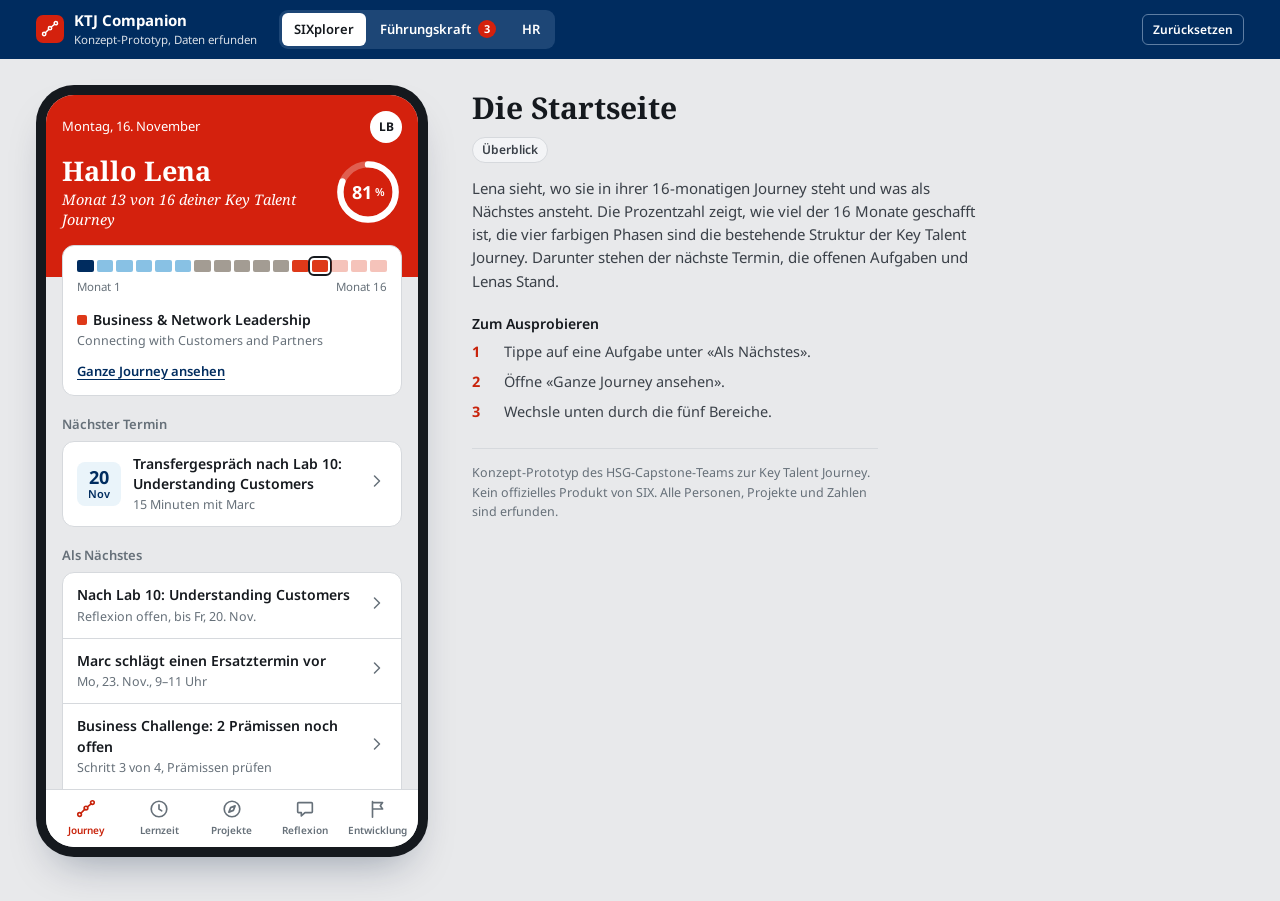
<file: index-2.html>
<!doctype html>
<html lang="de">
<head>
<meta charset="utf-8">
<meta name="viewport" content="width=device-width, initial-scale=1, viewport-fit=cover">
<style>:root{color-scheme:light;padding:env(safe-area-inset-top,0px) 0 env(safe-area-inset-bottom,0px)}body{margin:0}img{max-width:100%}[hidden]{display:none!important}</style>
<title>KTJ Companion</title>
<meta name="claude:viewport-fit-sides" content="cover">
<link rel="stylesheet" href="https://fonts.googleapis.com/css2?family=Noto+Sans:wght@400;500;600;700&family=Noto+Serif:ital,wght@0,700;1,400&display=swap">
<style>
/* Layout: Demo-Leiste oben (ausserhalb des Produkts). SIXplorer = App im Handyformat links, Hinweise zur Demo rechts.
   Führungskraft und HR = linksbündige Dashboards. Farben und Schriften angelehnt an die SIX-Folien (Rot, Navy, Hellblau, Noto). */
:root{
  --ground:#E8E9EB; --surface:#FFFFFF; --surface-2:#F3F4F6; --line:#D6D9DD;
  --ink:#15191E; --body:#3A4048; --muted:#667079;
  --brand:#DE3919; --brand-strong:#D4210D; --brand-deep:#C20B03; --brand-ink:#C8230B; --on-brand:#FFFFFF;
  --navy:#002C5F; --navy-ink:#002C5F; --on-navy:#FFFFFF;
  --sky:#88C1E4; --sky-tint:#EAF4FA; --taupe:#A39C93;
  --ok:#1F7A4D; --ok-bg:#E3F3EA; --warn:#8A5A00; --warn-bg:#FFF1D6;
  --bar:#002C5F; --on-bar:#FFFFFF; --bar-soft:#1D4676; --bar-line:#5E7EA3;
  --frame:#15191E; --knob:#FFFFFF; --scrim:rgba(8,20,38,.5); --shadow:rgba(0,24,56,.38);
  --font-ui:"Noto Sans",system-ui,-apple-system,"Segoe UI",Roboto,Arial,sans-serif;
  --font-display:"Noto Serif",Georgia,"Times New Roman",serif;
}
@media (prefers-color-scheme: dark){ :root:not([data-theme="light"]){
  --ground:#0D1116; --surface:#171C22; --surface-2:#1F252C; --line:#303841;
  --ink:#F0F2F4; --body:#C7CDD4; --muted:#929BA6;
  --brand:#DE3919; --brand-strong:#D4210D; --brand-deep:#B80A02; --brand-ink:#FF8A73; --on-brand:#FFFFFF;
  --navy:#1B4A80; --navy-ink:#A9CDEE; --on-navy:#FFFFFF;
  --sky:#5FA6D3; --sky-tint:#15283A; --taupe:#8C867E;
  --ok:#6FD3A0; --ok-bg:#12301F; --warn:#F2C56B; --warn-bg:#3A2B08;
  --bar:#071B33; --on-bar:#FFFFFF; --bar-soft:#17335A; --bar-line:#4A678C;
  --frame:#2A313A; --knob:#E8ECF0; --scrim:rgba(0,0,0,.6); --shadow:rgba(0,0,0,.6);
  color-scheme:dark } }
:root[data-theme="dark"]{
  --ground:#0D1116; --surface:#171C22; --surface-2:#1F252C; --line:#303841;
  --ink:#F0F2F4; --body:#C7CDD4; --muted:#929BA6;
  --brand:#DE3919; --brand-strong:#D4210D; --brand-deep:#B80A02; --brand-ink:#FF8A73; --on-brand:#FFFFFF;
  --navy:#1B4A80; --navy-ink:#A9CDEE; --on-navy:#FFFFFF;
  --sky:#5FA6D3; --sky-tint:#15283A; --taupe:#8C867E;
  --ok:#6FD3A0; --ok-bg:#12301F; --warn:#F2C56B; --warn-bg:#3A2B08;
  --bar:#071B33; --on-bar:#FFFFFF; --bar-soft:#17335A; --bar-line:#4A678C;
  --frame:#2A313A; --knob:#E8ECF0; --scrim:rgba(0,0,0,.6); --shadow:rgba(0,0,0,.6);
  color-scheme:dark }

*{box-sizing:border-box}
body{margin:0;background:var(--ground);color:var(--body);font:14px/1.45 var(--font-ui);-webkit-font-smoothing:antialiased}
button,input,select,textarea{font:inherit;color:inherit}
button{cursor:pointer}
h1,h2,h3,p,ul,ol,dl,dd{margin:0}
ul,ol{padding:0;list-style:none}
:focus-visible{outline:2px solid var(--navy-ink);outline-offset:2px}
h1:focus{outline:none}
.ic{width:20px;height:20px;flex:none}
.gut{padding-left:max(16px,env(safe-area-inset-left,0px));padding-right:max(16px,env(safe-area-inset-right,0px))}

/* Demo-Leiste */
body::before{content:"";position:fixed;inset:0 0 auto;height:env(safe-area-inset-top,0px);z-index:40;background:var(--bar)}
.bar{position:sticky;top:env(safe-area-inset-top,0px);z-index:30;background:var(--bar);color:var(--on-bar)}
.bar-in{max-width:1240px;margin:0 auto;display:flex;align-items:center;flex-wrap:wrap;gap:10px 22px;padding-block:10px}
.brand{display:flex;align-items:center;gap:10px;font-weight:700;font-size:15px}
.brand-mark{width:28px;height:28px;border-radius:7px;background:var(--brand-strong);color:var(--on-brand);display:grid;place-items:center}
.brand small{display:block;font-weight:400;font-size:11.5px;opacity:.85}
.roles{display:flex;gap:2px;padding:3px;border-radius:9px;background:var(--bar-soft)}
.roles button{border:0;background:transparent;color:var(--on-bar);padding:7px 12px;border-radius:6px;font-weight:600;font-size:13px;display:flex;align-items:center;gap:7px;white-space:nowrap}
.roles button[aria-pressed="true"]{background:var(--surface);color:var(--ink)}
.badge{min-width:18px;height:18px;padding:0 5px;border-radius:9px;background:var(--brand-strong);color:var(--on-brand);font-size:11px;font-weight:700;display:inline-grid;place-items:center}
.bar-meta{margin-left:auto;display:flex;align-items:center;gap:12px;font-size:12px}
.bar-meta button{border:1px solid var(--bar-line);background:transparent;color:var(--on-bar);border-radius:6px;padding:6px 10px;font-weight:600;font-size:12px}

/* Bühne und Handyrahmen */
.stage{max-width:1240px;margin:0 auto;padding-block:26px 44px}
.six-wrap{display:grid;grid-template-columns:auto minmax(0,1fr);gap:44px;align-items:start}
.phone{width:392px;height:clamp(600px,calc(100vh - 128px),830px);background:var(--frame);border-radius:38px;padding:10px;box-shadow:0 22px 44px -20px var(--shadow)}
.screen{position:relative;height:100%;background:var(--ground);border-radius:28px;overflow:hidden;display:flex;flex-direction:column}
.scroll{flex:1;min-height:0;overflow-y:auto;overscroll-behavior:contain;padding-bottom:22px}
.tabs{flex:none;display:grid;grid-template-columns:repeat(5,minmax(0,1fr));background:var(--surface);border-top:1px solid var(--line);padding-inline:4px}
.tabs button{border:0;background:none;padding:8px 0 9px;display:grid;justify-items:center;gap:3px;font-size:10px;font-weight:600;color:var(--muted);min-width:0}
.tabs button[aria-current="page"]{color:var(--brand-ink)}
.tabs .ic{width:22px;height:22px}

/* App: Kopf, Abschnitte, Listen */
.top{background:var(--surface);border-bottom:1px solid var(--line);padding-block:14px 13px}
.top h1{font:700 22px/1.2 var(--font-display);color:var(--ink);text-wrap:balance}
.top .sub{margin-top:5px;color:var(--muted);font-size:13px}
.back{border:0;background:none;padding:0;margin:0 0 10px -4px;display:flex;align-items:center;gap:2px;font-weight:600;font-size:13px;color:var(--navy-ink)}
.logic{display:grid;grid-template-columns:repeat(3,minmax(0,1fr));gap:5px;margin-top:13px}
.logic span{padding-top:6px;border-top:3px solid var(--line);font-size:11.5px;font-weight:600;color:var(--muted)}
.logic span.on{border-top-color:var(--brand);color:var(--ink)}
.logic.base span{border-top-color:var(--navy-ink)}
.logic-note{margin-top:6px;font-size:12px;color:var(--muted)}
.sec{padding-top:20px}
.sec > h2{font:600 13px/1.3 var(--font-ui);color:var(--muted);margin-bottom:8px}
.panel{background:var(--surface);border:1px solid var(--line);border-radius:12px}
.panel.in{padding:14px}
.rows > *{display:block;padding:12px 14px;border-top:1px solid var(--line)}
.rows > *:first-child{border-top:0}
button.row{width:100%;text-align:left;background:none;border-left:0;border-right:0;border-bottom:0;display:flex;align-items:center;gap:12px}
.rows > button.row:first-child{border-top:0}
.row-main{flex:1;min-width:0}
.t{font-weight:600;color:var(--ink)}
.m{color:var(--muted);font-size:12.5px;margin-top:2px}
.chev{color:var(--muted)}
.stack{display:grid;gap:10px}
.inline{display:flex;flex-wrap:wrap;gap:6px 8px;align-items:center}
.note{display:flex;gap:10px;align-items:flex-start;background:var(--sky-tint);color:var(--navy-ink);border-radius:10px;padding:11px 12px;font-size:12.5px}
.note .ic{width:18px;height:18px;margin-top:1px}
.quote{font:italic 400 15px/1.5 var(--font-display);color:var(--ink)}
dl.kv{display:grid;gap:12px}
dl.kv dt{font-size:12px;color:var(--muted)}
dl.kv dd{color:var(--ink);margin-top:1px}

/* Status, Buttons, Formulare */
.pill{display:inline-flex;align-items:center;gap:5px;padding:3px 9px;border-radius:999px;border:1px solid transparent;font-size:12px;font-weight:600;white-space:nowrap}
.pill .ic{width:13px;height:13px}
.pill.ok{background:var(--ok-bg);color:var(--ok)}
.pill.warn{background:var(--warn-bg);color:var(--warn)}
.pill.info{background:var(--sky-tint);color:var(--navy-ink)}
.pill.neutral{background:var(--surface-2);border-color:var(--line);color:var(--body)}
.pill.open{border:1px dashed var(--muted);color:var(--body)}
.pill.solid{background:var(--navy);color:var(--on-navy)}
.btn{display:inline-flex;align-items:center;justify-content:center;gap:8px;min-height:42px;padding:9px 14px;border-radius:6px;border:1px solid transparent;font-weight:600;font-size:14px;text-align:center}
.btn.primary{background:var(--brand-strong);color:var(--on-brand)}
.btn.primary:hover{background:var(--brand-deep)}
.btn.ghost{background:var(--surface);border-color:var(--line);color:var(--ink)}
.btn.ghost:hover{border-color:var(--muted)}
.btn.block{width:100%}
.btn.small{min-height:34px;padding:5px 10px;font-size:13px}
.actions{display:flex;flex-wrap:wrap;gap:8px;margin-top:12px}
label.f,.f{display:block;margin:16px 0 6px;font-weight:600;font-size:13px;color:var(--ink)}
form > .f:first-child{margin-top:0}
textarea,select,input[type="text"]{width:100%;background:var(--surface);color:var(--ink);border:1px solid var(--line);border-radius:6px;padding:10px 12px}
textarea{min-height:86px;resize:vertical;display:block}
.hint{margin-top:6px;font-size:12.5px;color:var(--muted)}
.scale{display:grid;grid-template-columns:repeat(5,minmax(0,1fr));gap:6px}
.scale label{position:relative;display:block}
.scale input{position:absolute;inset:0;opacity:0;margin:0}
.scale span{display:grid;place-items:center;height:40px;border:1px solid var(--line);border-radius:6px;background:var(--surface);font-weight:600;color:var(--ink)}
.scale input:checked + span{background:var(--navy);border-color:var(--navy);color:var(--on-navy)}
.scale input:focus-visible + span{outline:2px solid var(--navy-ink);outline-offset:2px}
.scale-ends{display:flex;justify-content:space-between;margin-top:4px;font-size:12px;color:var(--muted)}
.switch{display:flex;gap:12px;align-items:flex-start;margin-top:18px}
.switch input{appearance:none;-webkit-appearance:none;flex:none;width:42px;height:24px;margin:0;border-radius:12px;background:var(--muted);position:relative;transition:background .15s}
.switch input::after{content:"";position:absolute;top:3px;left:3px;width:18px;height:18px;border-radius:50%;background:var(--knob);transition:transform .15s}
.switch input:checked{background:var(--navy)}
.switch input:checked::after{transform:translateX(18px)}
.seg{display:grid;grid-template-columns:repeat(2,minmax(0,1fr));gap:6px}
.seg button{min-height:40px;border:1px solid var(--line);background:var(--surface);border-radius:6px;font-weight:600;font-size:13px;color:var(--ink)}
.seg button[aria-pressed="true"]{background:var(--navy);border-color:var(--navy);color:var(--on-navy)}
.chips{display:flex;gap:6px;overflow-x:auto;padding-bottom:4px;margin-bottom:8px}
.chips button{flex:none;border:1px solid var(--line);background:var(--surface);border-radius:999px;padding:5px 11px;font-size:12.5px;font-weight:600;color:var(--body)}
.chips button[aria-pressed="true"]{background:var(--navy);border-color:var(--navy);color:var(--on-navy)}

/* Journey-Start */
.hero{background:var(--brand-strong);color:var(--on-brand);padding-block:16px 48px}
.hero .hi{display:flex;justify-content:space-between;align-items:center;font-size:13px}
.hero h1{font:700 27px/1.15 var(--font-display);margin-top:12px}
.hero p{font:italic 400 14.5px/1.4 var(--font-display);margin-top:3px}
.av{width:32px;height:32px;border-radius:50%;display:inline-grid;place-items:center;flex:none;background:var(--surface);color:var(--ink);font-size:12px;font-weight:700}
.av.sm{width:26px;height:26px;font-size:10.5px;background:var(--surface-2);border:1px solid var(--line)}
.lift{margin-top:-32px;position:relative}
.track{display:grid;grid-template-columns:repeat(16,minmax(0,1fr));gap:3px}
.track i{height:12px;border-radius:2px;opacity:.3}
.track i.done{opacity:1}
.track i.now{opacity:1;outline:2px solid var(--ink);outline-offset:2px}
.c0{background:var(--navy-ink)} .c1{background:var(--sky)} .c2{background:var(--taupe)} .c3{background:var(--brand)}
.track-ends{display:flex;justify-content:space-between;margin-top:7px;font-size:11.5px;color:var(--muted);font-variant-numeric:tabular-nums}
.sw{display:inline-block;width:10px;height:10px;border-radius:2px;margin-right:6px}
.linkbtn{border:0;background:none;padding:0;font-weight:600;font-size:13px;color:var(--navy-ink);text-decoration:underline;text-underline-offset:3px}
.num{width:26px;height:26px;border-radius:50%;flex:none;display:grid;place-items:center;border:1.5px solid var(--brand);color:var(--brand-ink);font-weight:700;font-size:13px}
.base-row{background:var(--sky-tint);border-radius:0 0 11px 11px}
.tl li{display:grid;grid-template-columns:18px minmax(0,1fr);gap:10px;padding:9px 0;border-top:1px solid var(--line)}
.tl li:first-child{border-top:0}
.dot{width:12px;height:12px;border-radius:50%;margin-top:4px;border:2px solid var(--muted)}
.dot.done{background:var(--muted)}
.dot.now{border-color:var(--brand);background:var(--brand)}
.figs{display:grid;grid-template-columns:repeat(4,minmax(0,1fr));gap:8px}
.figs b{display:block;font-size:20px;font-weight:600;color:var(--ink)}
.figs span{font-size:11.5px;color:var(--muted);line-height:1.3;display:block}
.steps{display:grid;grid-template-columns:repeat(4,minmax(0,1fr));gap:5px}
.steps li{padding-top:7px;border-top:3px solid var(--line);font-size:11.5px;color:var(--muted);font-weight:600}
.steps li.done{border-top-color:var(--muted)}
.steps li.now{border-top-color:var(--brand);color:var(--ink)}
.struck{text-decoration:line-through;text-decoration-color:var(--muted)}

/* Sheet und Toast */
.sheet-wrap{position:absolute;inset:0;z-index:25;background:var(--scrim);display:flex;align-items:flex-end}
.sheet{width:100%;max-height:92%;overflow-y:auto;background:var(--surface);border-radius:16px 16px 0 0;padding-block:16px 20px}
.sheet-head{display:flex;justify-content:space-between;align-items:flex-start;gap:12px;margin-bottom:12px}
.sheet h2{font:700 19px/1.25 var(--font-display);color:var(--ink)}
.x{border:0;background:var(--surface-2);width:32px;height:32px;border-radius:50%;display:grid;place-items:center;flex:none}
.toast{position:fixed;left:50%;bottom:calc(24px + env(safe-area-inset-bottom,0px));transform:translateX(-50%);z-index:60;max-width:min(92vw,460px);background:var(--ink);color:var(--surface);padding:11px 16px;border-radius:8px;font-weight:600;font-size:13.5px;box-shadow:0 10px 30px -10px var(--shadow)}

/* Hinweise zur Demo (nur breit) */
.guide{max-width:540px;padding-top:6px}
.guide h2{font:700 30px/1.15 var(--font-display);color:var(--ink);text-wrap:balance}
.guide .inline{margin:12px 0 14px}
.guide p{font-size:15px;line-height:1.55;max-width:58ch}
.guide h3{font:600 14px/1.3 var(--font-ui);color:var(--ink);margin:22px 0 8px}
.guide ol{counter-reset:g;display:grid;gap:8px}
.guide ol li{counter-increment:g;display:grid;grid-template-columns:24px minmax(0,1fr);gap:8px;font-size:14.5px;line-height:1.5}
.guide ol li::before{content:counter(g);font-weight:700;color:var(--brand-ink)}
.guide .foot{margin-top:26px;padding-top:14px;border-top:1px solid var(--line);font-size:12.5px;color:var(--muted)}

/* Dashboards */
.dash-head{margin-bottom:22px}
.dash-head h1{font:700 30px/1.15 var(--font-display);color:var(--ink);text-wrap:balance}
.dash-head p{margin-top:6px;font-size:15px;max-width:70ch}
.dash{display:grid;grid-template-columns:minmax(0,1.1fr) minmax(0,1fr);gap:22px;align-items:start}
.col{display:grid;gap:22px;min-width:0}
.card{background:var(--surface);border:1px solid var(--line);border-radius:12px;padding:18px 20px;min-width:0}
.card > h2{font:600 16px/1.3 var(--font-ui);color:var(--ink);margin-bottom:4px}
.card > .m{margin-bottom:10px}
.q{padding:14px 0;border-top:1px solid var(--line)}
.q:first-of-type{border-top:0}
.q .who{display:flex;align-items:center;gap:8px;font-size:12.5px;color:var(--muted);margin-bottom:6px}
.people{display:grid;grid-template-columns:repeat(2,minmax(0,1fr));gap:10px;margin-top:10px}
.person{text-align:left;background:var(--surface);border:1px solid var(--line);border-radius:10px;padding:12px;display:grid;gap:8px}
.person[aria-pressed="true"]{border-color:var(--navy-ink);box-shadow:inset 0 0 0 1px var(--navy-ink)}
.lrow{display:grid;grid-template-columns:150px minmax(0,1fr);gap:4px 14px;padding:11px 0;border-top:1px solid var(--line)}
.lrow:first-of-type{border-top:0}
.lrow .k{font-weight:600;color:var(--ink)}
.feed li{display:grid;grid-template-columns:64px minmax(0,1fr);gap:10px;padding:8px 0;border-top:1px solid var(--line);font-size:13.5px}
.feed li:first-child{border-top:0}
.feed time{color:var(--muted);font-variant-numeric:tabular-nums}
.banner{display:flex;gap:10px;align-items:flex-start;background:var(--warn-bg);color:var(--warn);border-radius:10px;padding:11px 14px;font-weight:600;font-size:13.5px;margin-bottom:22px}
.kpis{display:grid;grid-template-columns:repeat(3,minmax(0,1fr));gap:22px;margin-bottom:22px;align-items:start}
.tile{padding:13px 0;border-top:1px solid var(--line)}
.tile:first-of-type{border-top:0}
.tile .lab{font-size:13px;color:var(--body)}
.tile .val{font-size:26px;font-weight:600;color:var(--ink);line-height:1.2;margin-top:2px}
.tile .val small{font-size:14px;font-weight:500;color:var(--muted)}
.tile .val.later{font-size:14px;font-weight:500;color:var(--muted);line-height:1.45;margin-top:4px}
.tile .d{font-size:12.5px;color:var(--muted);margin-top:2px}
.hyp{font-size:12.5px;color:var(--muted);margin-bottom:6px}
.meters{display:grid;gap:0}
.meter{display:grid;grid-template-columns:minmax(0,1.3fr) minmax(0,1fr) 84px 108px;gap:14px;align-items:center;padding:12px 0;border-top:1px solid var(--line)}
.meter:first-child{border-top:0}
.mbar{height:8px;border-radius:4px;background:var(--sky-tint);overflow:hidden}
.mbar i{display:block;height:100%;border-radius:4px;background:var(--navy-ink)}
.meter .fig{font-variant-numeric:tabular-nums;color:var(--ink);font-weight:600;text-align:right}

@media (max-width:1020px){ .kpis{grid-template-columns:1fr} .dash{grid-template-columns:1fr} }
@media (max-width:899px){
  .bar-in{gap:10px} .brand{order:1;flex:1;min-width:0} .bar-meta{order:2;flex:none} .roles{order:3;width:100%} .roles button{flex:1;justify-content:center;padding:7px 6px}
  .stage.is-six{padding:0;max-width:none}
  .stage:not(.is-six){padding-left:max(16px,env(safe-area-inset-left,0px));padding-right:max(16px,env(safe-area-inset-right,0px))}
  .six-wrap{display:block}
  .guide{display:none}
  .phone{width:auto;height:auto;background:none;border-radius:0;padding:0;box-shadow:none}
  .screen{border-radius:0;overflow:visible;display:block;min-height:70vh}
  .scroll{overflow:visible;padding-bottom:96px}
  .tabs{position:fixed;left:0;right:0;bottom:0;z-index:20;padding-bottom:env(safe-area-inset-bottom,0px);padding-left:max(4px,env(safe-area-inset-left,0px));padding-right:max(4px,env(safe-area-inset-right,0px))}
  .sheet-wrap{position:fixed;z-index:50}
  .sheet{padding-bottom:calc(20px + env(safe-area-inset-bottom,0px))}
  .toast{bottom:calc(84px + env(safe-area-inset-bottom,0px))}
  .people{grid-template-columns:1fr}
  .lrow{grid-template-columns:1fr}
  .meter{grid-template-columns:minmax(0,1fr) 84px;row-gap:6px}
  .meter .mbar{grid-column:1 / -1;order:3}
  .meter .sig{grid-column:1 / -1;order:4}
  .dash-head h1{font-size:25px}
}
@media (min-width:900px){ .stage{padding-left:max(16px,env(safe-area-inset-left,0px));padding-right:max(16px,env(safe-area-inset-right,0px))} }
@media (prefers-reduced-motion: reduce){ *{transition:none !important} }

/* Hilfsklassen und Nachträge */
.blk{display:block}
.ink{color:var(--ink)}
.mt6{margin-top:6px}.mt10{margin-top:10px}.mt14{margin-top:14px}.mb8{margin-bottom:8px}
.fs{border:0;padding:0;margin:18px 0 0;min-width:0}
.fs legend.f{padding:0;margin:0 0 6px}
.opt{text-align:left;border:1px solid var(--line);background:var(--surface);border-radius:8px;padding:10px 12px}
.opt[aria-pressed="true"]{border-color:var(--navy-ink);box-shadow:inset 0 0 0 1px var(--navy-ink);background:var(--sky-tint)}
.num.nb{border:0;color:var(--navy-ink)}
.row .num{align-self:flex-start;margin-top:1px}
.card .figs{margin-top:12px}
/* Startseite */
.hero-row{display:flex;align-items:center;justify-content:space-between;gap:12px;margin-top:12px}
.hero .hero-row h1{margin-top:0}
.ring{position:relative;width:68px;height:68px;flex:none}
.ring svg{width:100%;height:100%;display:block}
.ring-bg{fill:none;stroke:var(--on-brand);stroke-opacity:.28;stroke-width:6}
.ring-fg{fill:none;stroke:var(--on-brand);stroke-width:6;stroke-linecap:round}
.ring-num{position:absolute;inset:0;display:flex;align-items:center;justify-content:center;font-weight:700;font-size:18px;color:var(--on-brand)}
.ring-num small{font-size:11px;font-weight:600}
.datebox{width:44px;flex:none;border-radius:8px;background:var(--sky-tint);color:var(--navy-ink);display:grid;justify-items:center;padding:6px 0;line-height:1.1}
.datebox b{font-size:18px}
.datebox span{font-size:11px;font-weight:600}
.stats{display:grid;grid-template-columns:repeat(3,minmax(0,1fr));gap:8px}
.stat{text-align:left;background:var(--surface);border:1px solid var(--line);border-radius:12px;padding:12px;display:grid;gap:3px;align-content:start;min-width:0}
.stat:hover{border-color:var(--muted)}
.stat b{font-size:22px;font-weight:600;color:var(--ink);line-height:1.15}
.stat span{font-size:11.5px;color:var(--muted);line-height:1.3}
/* Vereinbarung */
.agree{display:grid;grid-template-columns:repeat(3,minmax(0,1fr));gap:8px}
.agree > div{background:var(--surface-2);border-radius:10px;padding:10px;display:grid;gap:4px;align-content:start;min-width:0}
.agree .ic{color:var(--navy-ink)}
.agree b{color:var(--ink);font-size:14px;font-weight:600;line-height:1.25}
.agree span{font-size:11.5px;color:var(--muted);line-height:1.3}
.agree-foot{display:flex;align-items:center;justify-content:space-between;gap:8px;margin-top:12px;font-size:12px;color:var(--muted)}
/* Kalender */
.cal-head{display:flex;align-items:center;justify-content:space-between;margin-bottom:8px}
.cal-head .t{font-size:15px}
.cal-nav{display:flex;gap:6px}
.cal-nav button{width:32px;height:32px;border:1px solid var(--line);background:var(--surface);border-radius:6px;display:grid;place-items:center;color:var(--ink);padding:0}
.cal-nav button:disabled{opacity:.35;cursor:default}
.cal{display:grid;grid-template-columns:repeat(7,minmax(0,1fr));gap:2px;text-align:center}
.cal .wd{font-size:11px;color:var(--muted);font-weight:600;padding:2px 0 4px}
.cal .day{border:0;background:none;height:40px;padding:0;border-radius:8px;display:grid;justify-items:center;align-content:center;gap:3px;font-size:13px;color:var(--ink);font-variant-numeric:tabular-nums}
.cal .day.past{color:var(--muted)}
.cal .day.today{color:var(--brand-ink);font-weight:700}
.cal .day[aria-pressed="true"]{background:var(--navy);color:var(--on-navy)}
.cal .dots{display:flex;gap:3px;height:6px}
.cal .dots i{width:6px;height:6px;border-radius:50%}
.cal .day[aria-pressed="true"] .dots i{box-shadow:0 0 0 1.5px var(--on-navy)}
.d-ok{background:var(--ok)} .d-warn{background:var(--warn)} .d-ersatz{background:var(--navy-ink)} .d-transfer{background:var(--muted)}
.cal-legend{display:flex;flex-wrap:wrap;gap:4px 14px;margin-top:10px;font-size:12px;color:var(--muted)}
.cal-legend i{display:inline-block;width:7px;height:7px;border-radius:50%;margin-right:6px}
.cal-day{margin-top:12px;padding-top:12px;border-top:1px solid var(--line);display:grid;gap:10px}
</style>

</head>
<body>
<div class="bar"><div class="bar-in gut" id="bar"></div></div>
<main class="stage" id="stage"></main>
<div class="toast" id="toast" role="status" aria-live="polite" hidden></div>
<script>
(function(){
'use strict';
var VERSION = 2, S, lastKey = '', toastTimer;
var esc = function(s){ return String(s == null ? '' : s).replace(/[&<>"']/g, function(c){ return {'&':'&amp;','<':'&lt;','>':'&gt;','"':'&quot;',"'":'&#39;'}[c]; }); };
var PATHS = {
  journey:'<circle cx="5" cy="18" r="2"/><circle cx="12" cy="11" r="2"/><circle cx="19" cy="5" r="2"/><path d="M6.4 16.6l4.2-4.2M13.5 9.6l4.1-3.3"/>',
  zeit:'<circle cx="12" cy="12" r="8.5"/><path d="M12 7.5V12l3 2"/>',
  projekte:'<circle cx="12" cy="12" r="8.5"/><path d="M15.4 8.6l-1.9 4.9-4.9 1.9 1.9-4.9z"/>',
  reflexion:'<path d="M5 5h14a1 1 0 0 1 1 1v9a1 1 0 0 1-1 1h-7l-4 3.5V16H5a1 1 0 0 1-1-1V6a1 1 0 0 1 1-1z"/>',
  entwicklung:'<path d="M6 21V4M6 5h11l-2.5 3.5L17 12H6"/>',
  chev:'<path d="M9 6l6 6-6 6"/>', back:'<path d="M15 6l-6 6 6 6"/>', check:'<path d="M5 12.5l5 5L19 7"/>',
  lock:'<rect x="6" y="11" width="12" height="9" rx="2"/><path d="M9 11V8a3 3 0 0 1 6 0v3"/>',
  eye:'<path d="M2.5 12s3.5-6.5 9.5-6.5 9.5 6.5 9.5 6.5-3.5 6.5-9.5 6.5S2.5 12 2.5 12z"/><circle cx="12" cy="12" r="2.8"/>',
  cal:'<rect x="4" y="5.5" width="16" height="14" rx="2"/><path d="M4 10h16M8.5 3.5v4M15.5 3.5v4"/>', person:'<circle cx="12" cy="8" r="3.5"/><path d="M5 20c1.2-3.6 3.8-5.5 7-5.5s5.8 1.9 7 5.5"/>',
  x:'<path d="M6 6l12 12M18 6L6 18"/>', info:'<circle cx="12" cy="12" r="8.5"/><path d="M12 11v5M12 8v.2"/>'
};
function ic(n){ return '<svg class="ic" viewBox="0 0 24 24" fill="none" stroke="currentColor" stroke-width="1.8" stroke-linecap="round" stroke-linejoin="round" aria-hidden="true">' + PATHS[n] + '</svg>'; }
function pill(kind, text, icon){ return '<span class="pill ' + kind + '">' + (icon ? ic(icon) : '') + esc(text) + '</span>'; }

var TABS = [['journey','Journey','journey'],['lernzeit','Lernzeit','zeit'],['projekte','Projekte','projekte'],['reflexion','Reflexion','reflexion'],['entwicklung','Entwicklung','entwicklung']];
var ROLES = [['six','SIXplorer','sixplorer'],['lm','Führungskraft','fuehrungskraft'],['hr','HR','hr']];
var PHASES = [
  {n:'Kick-off', m:[1,1], c:'c0', d:'Start of the Journey'},
  {n:'Self-Leadership', m:[2,6], c:'c1', d:'Connecting with Oneself'},
  {n:'People Leadership', m:[7,11], c:'c2', d:'Connecting with People and Team'},
  {n:'Business & Network Leadership', m:[12,16], c:'c3', d:'Connecting with Customers and Partners'}
];
var MONAT = 13;
var MEILEN = [
  ['done','Vor dem Start','Lernzeit mit Marc verbindlich vereinbart'],
  ['done','Monat 1','Kick-off Call und zweitägiger Start-Event'],
  ['done','Monat 2 bis 6','Self-Leadership: Labs 1 bis 4, dazu fünf Monate Einzelcoaching'],
  ['done','Monat 7 bis 11','People Leadership: Labs 5 bis 8, Einsatz über das Project Board'],
  ['done','Monat 12','Standortgespräch zur Entwicklungsrichtung'],
  ['now','Monat 12 bis 16','Business & Network Leadership: Labs 9 bis 12 und Business Challenge'],
  ['next','Monat 16','Anschlusserfahrung vereinbaren, Schluss-Event'],
  ['next','Danach','Check-ins nach 3 und 6 Monaten']
];
var PROJ = {
  onb:{t:'Onboarding neuer Datenkunden verstehen', bu:'Financial Information', ort:'Zürich', w:4, p:15, wer:'Sofia Marín'},
  listing:{t:'Listing-Erlebnis für mittelgrosse Unternehmen', bu:'Exchanges', ort:'Zürich', w:5, p:10, wer:'Claire Dubois',
    aufgabe:'Begleite das Listing-Team, sprich mit drei kürzlich kotierten Unternehmen und zeige, wo der Weg an die Börse unnötig schwer ist.',
    offen:'Niemand weiss bisher, an welcher Stelle Unternehmen wirklich abspringen.',
    ergebnis:'Kurzbericht mit drei konkreten Vorschlägen, vorgestellt im Listing-Team.',
    fremd:'Du arbeitest mit Emittenten statt mit Banken und siehst SIX von der Marktseite.',
    mit:'Neugier, strukturiertes Arbeiten, Deutsch und Englisch.', start:'Mo, 7. Dez.'},
  anleger:{t:'Pilot zur Anlegerbildung testen', bu:'Exchanges', ort:'Madrid, remote möglich', w:6, p:10, wer:'Javier Ortega',
    aufgabe:'Teste mit dem Team in Madrid ein neues Format, das Privatanlegern den Börsenhandel erklärt, und werte aus, was ankommt.',
    offen:'Ob das Format überhaupt die Richtigen erreicht, ist unklar.',
    ergebnis:'Auswertung des Piloten mit einer Empfehlung: weiterführen, anpassen oder stoppen.',
    fremd:'Anderer Standort, andere Sprache, Privatkunden statt institutionelle Kunden.',
    mit:'Englisch, Freude an Auswertungen. Spanisch hilft, ist aber nicht nötig.', start:'Mo, 11. Jan.'},
  ebill:{t:'eBill aus Sicht von KMU', bu:'Banking Services', ort:'Zürich', w:3, p:20, wer:'Nina Graf',
    aufgabe:'Führe zehn Gespräche mit kleinen Unternehmen und finde heraus, warum sie eBill nutzen oder nicht.',
    offen:'Bisher kennt das Team nur die Sicht der Banken, nicht die der Unternehmen.',
    ergebnis:'Zehn Gesprächsprotokolle und eine Seite mit den drei wichtigsten Hürden.',
    fremd:'Du sprichst mit Endkunden, die SIX kaum kennen.',
    mit:'Gesprächsführung, Deutsch. Französisch ist ein Plus.', start:'Mo, 30. Nov.'},
  esg:{t:'ESG-Daten: Wo verlieren Asset Manager das Vertrauen?', bu:'Financial Information', ort:'Zürich', w:4, p:15, wer:'Daniel Roth',
    aufgabe:'Analysiere Kundenrückfragen zu ESG-Daten und sprich mit fünf Nutzern darüber, wann sie den Daten misstrauen.',
    offen:'Das Team vermutet Lücken in der Abdeckung. Belegt ist das nicht.',
    ergebnis:'Muster der häufigsten Zweifel und ein Vorschlag, wie das Team darauf reagiert.',
    fremd:'Datenprodukt statt Abwicklung, Kunden auf der Buy-Side.',
    mit:'Analytisches Arbeiten, Englisch.', start:'Mo, 14. Dez.'},
  ki:{t:'Interner KI-Assistent: Wer würde ihn wirklich nutzen?', bu:'IT', ort:'Warschau, remote', w:2, p:20, wer:'Pawel Zielinski',
    aufgabe:'Befrage zwölf Mitarbeitende aus drei Bereichen und prüfe, wofür sie einen internen KI-Assistenten nutzen würden.',
    offen:'Das Produktteam hat zwanzig Ideen und keine Reihenfolge.',
    ergebnis:'Entscheidungsgrundlage für das Produktteam: drei Anwendungsfälle mit Priorität.',
    fremd:'Produktentwicklung in der IT, Team an einem anderen Standort.',
    mit:'Englisch, Interesse an Technologie. Programmieren ist nicht nötig.', start:'Mo, 30. Nov.'}
};
var BOARD = ['listing','anleger','ebill','esg','ki'];
var INTERVIEWS = ['Interview 1: Leiterin Zahlungsverkehr, Kantonalbank','Interview 2: COO, Regionalbank','Interview 3: CFO, Maschinenbau-KMU','Interview 4: Produktmanager, Privatbank','Interview 5: Leiter Zahlungsverkehr, Regionalbank','Interview 6: Risk Officer, Kantonalbank'];
var TEAM = [['LB','Lena Baumann'],['MR','Mateo Ruiz'],['ZK','Zofia Kowalska'],['DM','David Meier'],['AD','Aylin Demir']];
var FRAGE = 'Warum bieten kleine Banken ihren Firmenkunden Instant Payments nur zögerlich an, und was kann SIX dazu beitragen?';
var SLOT_OPT = ['Mi, 25. Nov. | 9–11 Uhr','Do, 26. Nov. | 14–16 Uhr','Mo, 30. Nov. | 9–12 Uhr','Mi, 2. Dez. | 13–16 Uhr'];
var ALT_OPT = ['Mi, 2. Dez. | 9–12 Uhr','Do, 3. Dez. | 13–16 Uhr','Fr, 4. Dez. | 9–12 Uhr'];
var SCALES = [['sinn','Diese Erfahrung hat mir geholfen, den Sinn meines Beitrags zu sehen.'],['rolle','Ich verstehe meine Rolle bei SIX klarer als vorher.']];

function seed(){ return {
  v:VERSION, role:'six', tab:'journey', stack:[], sheet:null, filter:'Alle', timeline:false, lmSel:'lena', lmForm:null, n:100, calM:0, calSel:'2026-11-20',
  slots:[
    {id:'s3', zweck:'Fokuszeit: Reflexion und Coaching-Vorbereitung', datum:'Fr, 20. Nov.', zeit:'9–11 Uhr', status:'ersatz', ersatz:{datum:'Mo, 23. Nov.', zeit:'9–11 Uhr', grund:'Am Freitag ist Quartalsabschluss.'}},
    {id:'s2', zweck:'Business Challenge: Prämissen im Team prüfen', datum:'Di, 1. Dez.', zeit:'9–12 Uhr', status:'angefragt'},
    {id:'s1', zweck:'Lab 11', datum:'Do, 17. Dez.', zeit:'14–18 Uhr', status:'bestaetigt'}
  ],
  transfer:[{id:'t1', lab:'Lab 10: Understanding Customers', termin:'Fr, 20. Nov.', status:'geplant'}],
  hindernisse:[{text:'Monatsabschluss kollidiert mit Lab-Terminen', n:2}],
  einsaetze:[{pid:'onb', status:'abgeschlossen', ziel:'Herausfinden, ob mir die Arbeit direkt mit Kunden liegt.',
    erfahrung:'Ich hatte angenommen, Kunden wollen vor allem ein schnelleres Onboarding. In den Gesprächen ging es fast nie um Tempo, sondern um zu viele Übergaben. Ich habe gemerkt, dass ich auch in meinem eigenen Job auf die falsche Grösse optimiere.'}],
  praemissen:[
    {id:'p1', text:'Kleine Banken zögern, weil die technische Anbindung zu teuer ist.', status:'widerlegt',
      heute:'Die Technik ist gelöst. Es fehlt die Antwort auf die Frage, was Firmenkunden davon haben.',
      warum:'Wir haben von uns auf die Banken geschlossen: Bei uns intern ist die IT oft der Engpass.',
      erk:[[1,'Die Anbindung hat unser Kernbankenanbieter gemacht. Die Kosten waren nicht das Thema.'],[4,'Technisch sind wir seit einem Jahr bereit.']],
      kom:[['Mateo Ruiz','Das hat mich am meisten überrascht. Ich hätte darauf gewettet.']]},
    {id:'p2', text:'Firmenkunden fragen Instant Payments gar nicht nach.', status:'angepasst',
      heute:'Firmenkunden fragen nach dem Nutzen, nicht nach dem Produktnamen.', warum:'',
      erk:[[2,'Niemand fragt nach Instant Payments. Sie fragen, warum eine Lieferantenzahlung am Freitagabend nicht mehr rausgeht.']], kom:[]},
    {id:'p3', text:'Banken sehen Instant Payments als Pflicht und nicht als Produkt.', status:'bestaetigt', heute:'', warum:'',
      erk:[[0,'Wir haben es eingeführt, weil wir mussten.'],[3,'Ein Preisschild dafür haben wir bis heute nicht.']], kom:[]},
    {id:'p4', text:'Betrugsrisiken sind der Hauptgrund für tiefe Limiten.', status:'offen', heute:'', warum:'',
      erk:[[1,'Betrug ist das Erste, wonach unser Risk Officer fragt.'],[5,'Die Limite ist historisch. Hinterfragt hat sie nie jemand.']],
      kom:[['Zofia Kowalska','Die beiden Aussagen widersprechen sich. Wir brauchen ein drittes Gespräch.']],
      sponsor:'Was müsstet ihr sehen, um diese Annahme aufzugeben?'},
    {id:'p5', text:'Kleine Banken sehen SIX als Infrastruktur und nicht als Partner für Produktideen.', status:'offen', heute:'', warum:'', erk:[], kom:[]},
    {id:'p6', text:'Mehr technische Dokumentation würde die Einführung beschleunigen.', status:'widerlegt',
      heute:'Den Banken fehlt kein Handbuch, sondern ein Beispiel aus der Praxis.', warum:'',
      erk:[[4,'Dokumentation haben wir genug. Uns fehlt ein Beispiel, wie eine andere Bank das ihren Kunden verkauft.']], kom:[]}
  ],
  offen:[
    {id:'r1', titel:'Nach Lab 10: Understanding Customers', faellig:'bis Fr, 20. Nov.', fragen:['Welche deiner Annahmen über unsere Kunden hat das Lab ins Wanken gebracht?','Was probierst du in den nächsten zwei Wochen in deinem Team aus?']},
    {id:'r2', titel:'Nach dem Coaching Exchange', faellig:'bis Mi, 25. Nov.', fragen:['Was hast du aus dem Austausch mitgenommen, das dir allein nicht eingefallen wäre?','Was heisst das für deinen nächsten Schritt?']}
  ],
  journal:[
    {id:'j1', titel:'Nach dem Einsatz: Onboarding neuer Datenkunden', datum:'30. Okt.', geteilt:true, sinn:5, rolle:4,
      qa:[['Welche Erfahrung hat deine bisherige Sicht am meisten herausgefordert?','Ich hatte angenommen, Kunden wollen vor allem ein schnelleres Onboarding. In den Gesprächen ging es fast nie um Tempo, sondern um zu viele Übergaben. Ich habe gemerkt, dass ich auch in meinem eigenen Job auf die falsche Grösse optimiere.'],['Was heisst das für deine Rolle bei SIX?','Ich will näher an die Kunden. Die Abwicklung verstehe ich, den Grund dahinter noch zu wenig.']]},
    {id:'j2', titel:'Nach Lab 9: Me and My Skills', datum:'16. Okt.', geteilt:false, sinn:4, rolle:4,
      qa:[['Was hat das Lab an deinem Bild von dir selbst verändert?','Meine Stärke ist Struktur. Im Lab wurde mir klar, dass ich sie oft nutze, um Unsicherheit zu vermeiden.']]},
    {id:'j3', titel:'Nach dem Gespräch mit meinem Coach', datum:'2. Okt.', geteilt:false, sinn:3, rolle:4,
      qa:[['Was nimmst du mit?','Ich sage zu schnell Ja. Bis zum nächsten Gespräch übe ich, einmal pro Woche eine Anfrage abzulehnen.']]},
    {id:'j4', titel:'Nach Lab 8: Zusammenarbeit im Team', datum:'11. Sept.', geteilt:false, sinn:4, rolle:3,
      qa:[['Welche Annahme über Teamarbeit hast du hinterfragt?','Dass Einigkeit ein Zeichen für ein gutes Team ist. Unser bestes Ergebnis kam nach dem grössten Streit.']]}
  ],
  plan:{ richtung:'fach', notiz:'Kundenerlebnis und Daten. Führung schliesse ich nicht aus, ich will aber zuerst fachlich tiefer gehen.',
    anschluss:{status:'entwurf', titel:'Übergaben im eigenen Kunden-Onboarding neu gestalten', ergebnis:'Getesteter neuer Ablauf für ein Kundensegment, vorgestellt im Führungsteam Client Operations', nutzer:'Team Client Operations, Marc Steiner', bis:'Ende April', lm:''},
    log:[['9. Nov.','Zwei Kolleginnen aus dem Onboarding für das Vorhaben gewonnen.']], wirkung:false },
  feed:[['12. Nov.','Lab 10 besucht: Understanding Customers'],['10. Nov.','Eine Prämisse in der Business Challenge geprüft'],['2. Nov.','Standortgespräch geführt, Richtung: Fachperspektive'],['30. Okt.','Reflexion zum Einsatz abgeschlossen und mit dir geteilt'],['30. Okt.','Wirkungsgespräch mit Sofia Marín geführt'],['16. Okt.','Reflexion nach Lab 9 abgeschlossen (privat)']],
  tomasz:{kap:'angefragt'}
}; }

/* ---------- Bausteine ---------- */
function cur(){ return S.stack.length ? S.stack[S.stack.length - 1] : {s:S.tab}; }
function find(list, key, val){ for (var i = 0; i < list.length; i++) if (list[i][key] === val) return list[i]; return null; }
function count(list, fn){ return list.filter(fn).length; }
function logic(step){
  var L = ['Auslösen','Bearbeiten','Verankern'];
  var h = '<div class="logic' + (step === 0 ? ' base' : '') + '">' + L.map(function(l, i){ return '<span' + (step === i + 1 ? ' class="on"' : '') + '>' + (i + 1) + ' ' + l + '</span>'; }).join('') + '</div>';
  return h + (step === 0 ? '<p class="logic-note">Fundament für alle drei Schritte</p>' : '');
}
function top(title, sub, step, back){
  return '<header class="top gut">' + (back ? '<button class="back" data-a="back">' + ic('back') + 'Zurück</button>' : '') + '<h1 tabindex="-1">' + esc(title) + '</h1>' + (sub ? '<p class="sub">' + esc(sub) + '</p>' : '') + (step != null ? logic(step) : '') + '</header>';
}
function sec(title, inner){ return '<section class="sec gut">' + (title ? '<h2>' + esc(title) + '</h2>' : '') + inner + '</section>'; }
function row(a, v, id, title, meta, extra, lead){
  return '<button class="row" data-a="' + a + '" data-v="' + v + '"' + (id ? ' data-id="' + id + '"' : '') + '>' + (lead || '') + '<span class="row-main"><span class="t blk">' + esc(title) + '</span>' + (meta ? '<span class="m blk">' + esc(meta) + '</span>' : '') + (extra || '') + '</span><span class="chev">' + ic('chev') + '</span></button>';
}
function kv(pairs){ return '<dl class="kv">' + pairs.map(function(p){ return '<div><dt>' + esc(p[0]) + '</dt><dd>' + esc(p[1]) + '</dd></div>'; }).join('') + '</dl>'; }
function slotPill(s){ return s.status === 'bestaetigt' ? pill('ok','Bestätigt','check') : s.status === 'angefragt' ? pill('warn','Angefragt bei Marc') : pill('info','Ersatztermin vorgeschlagen'); }
function einsatzPill(e){ return e.status === 'abgeschlossen' ? pill('neutral','Abgeschlossen','check') : e.status === 'bestaetigt' ? pill('ok','Kapazität bestätigt','check') : pill('warn','Kapazität angefragt'); }
function prPill(st){ return st === 'offen' ? pill('open','Offen') : st === 'bestaetigt' ? pill('neutral','Bestätigt','check') : st === 'angepasst' ? pill('info','Angepasst') : pill('solid','Widerlegt'); }
function anschlussPill(st){ return st === 'vereinbart' ? pill('ok','Vereinbart','check') : st === 'gesendet' ? pill('warn','Liegt bei Marc') : pill('neutral','Entwurf'); }
function umfang(p){ return p.w + ' Wochen, ' + p.p + ' % deiner Arbeitszeit'; }

/* ---------- SIXplorer: Journey ---------- */
function homeTasks(){
  var t = [];
  if (S.offen.length) t.push(['go','schreiben',S.offen[0].id,S.offen[0].titel,'Reflexion offen, ' + S.offen[0].faellig]);
  S.slots.forEach(function(s){ if (s.status === 'ersatz') t.push(['tab','lernzeit','','Marc schlägt einen Ersatztermin vor',s.ersatz.datum + ', ' + s.ersatz.zeit]); });
  var o = count(S.praemissen, function(p){ return p.status === 'offen'; });
  if (o) t.push(['go','challenge','','Business Challenge: ' + o + (o === 1 ? ' Prämisse' : ' Prämissen') + ' noch offen','Schritt 3 von 4, Prämissen prüfen']);
  if (S.plan.anschluss.status === 'entwurf') t.push(['tab','entwicklung','','Anschlusserfahrung fertigstellen','Der Entwurf liegt noch nicht bei Marc']);
  S.einsaetze.forEach(function(e){ if (e.status === 'bestaetigt') t.push(['go','einsatz',e.pid,'Einsatz bestätigt: ' + PROJ[e.pid].t,'Start am ' + PROJ[e.pid].start]); });
  return t;
}
function timeline(){
  return '<ul class="tl mt10">' + MEILEN.map(function(x){ return '<li><span class="dot ' + x[0] + '"></span><span><span class="t blk">' + x[1] + '</span><span class="m blk">' + x[2] + '</span></span></li>'; }).join('') + '</ul>';
}
function scrJourney(){
  var ph = PHASES[3], cells = '', m, p, pct = Math.round(MONAT / 16 * 100);
  for (m = 1; m <= 16; m++){
    p = PHASES.filter(function(x){ return m >= x.m[0] && m <= x.m[1]; })[0];
    cells += '<i class="' + p.c + (m < MONAT ? ' done' : m === MONAT ? ' now' : '') + '"></i>';
  }
  var tasks = homeTasks();
  var done = count(S.einsaetze, function(e){ return e.status === 'abgeschlossen'; });
  var refl = 8 + S.journal.length, gepr = count(S.praemissen, function(x){ return x.status !== 'offen'; });
  var C = 2 * Math.PI * 26, off = C * (1 - pct / 100);
  var ring = '<div class="ring" role="img" aria-label="' + pct + ' Prozent der Journey geschafft"><svg viewBox="0 0 64 64" aria-hidden="true"><circle cx="32" cy="32" r="26" class="ring-bg"/><circle cx="32" cy="32" r="26" class="ring-fg" stroke-dasharray="' + C.toFixed(1) + '" stroke-dashoffset="' + off.toFixed(1) + '" transform="rotate(-90 32 32)"/></svg><span class="ring-num" aria-hidden="true">' + pct + '<small>&nbsp;%</small></span></div>';
  var h = '<div class="hero gut"><div class="hi"><span>Montag, 16. November</span><span class="av">LB</span></div><div class="hero-row"><div><h1 tabindex="-1">Hallo Lena</h1><p>Monat ' + MONAT + ' von 16 deiner Key Talent Journey</p></div>' + ring + '</div></div>';
  h += '<div class="gut lift"><div class="panel in"><div class="track" role="img" aria-label="Monat 13 von 16, Phase Business und Network Leadership">' + cells + '</div>'
    + '<div class="track-ends"><span>Monat 1</span><span>Monat 16</span></div>'
    + '<p class="mt14"><span class="sw ' + ph.c + '"></span><span class="t">' + esc(ph.n) + '</span></p><p class="m">' + esc(ph.d) + '</p>'
    + '<p class="mt10"><button class="linkbtn" data-a="timeline">' + (S.timeline ? 'Überblick schliessen' : 'Ganze Journey ansehen') + '</button></p>'
    + (S.timeline ? timeline() : '') + '</div></div>';
  var nx = calEvents().filter(function(e){ return e.k >= TODAY; }).sort(function(x, y){ return x.k < y.k ? -1 : x.k > y.k ? 1 : 0; })[0];
  if (nx){
    var MS = {11:'Nov', 12:'Dez', 1:'Jan'};
    h += sec('Nächster Termin', '<div class="panel rows">' + row('tab', 'lernzeit', '', nx.t, nx.z, '', '<span class="datebox"><b>' + (+nx.k.slice(8)) + '</b><span>' + MS[+nx.k.slice(5, 7)] + '</span></span>') + '</div>');
  }
  h += sec('Als Nächstes', tasks.length ? '<div class="panel rows">' + tasks.map(function(t){ return row(t[0], t[1], t[2], t[3], t[4]); }).join('') + '</div>' : '<div class="panel in">Alles erledigt. Neue Aufgaben erscheinen hier.</div>');
  var st = [['projekte', done, done === 1 ? 'Einsatz abgeschlossen' : 'Einsätze abgeschlossen'], ['reflexion', refl, 'Reflexionen geschrieben'], ['reflexion', gepr + '/' + S.praemissen.length, 'Prämissen geprüft']];
  h += sec('Dein Stand', '<div class="stats">' + st.map(function(x){ return '<button class="stat" data-a="tab" data-v="' + x[0] + '"><b>' + x[1] + '</b><span>' + x[2] + '</span></button>'; }).join('') + '</div>');
  return h;
}

/* ---------- SIXplorer: Kalender ---------- */
var CAL_M = [[2026,11,'November 2026'],[2026,12,'Dezember 2026'],[2027,1,'Januar 2027']];
var MON = {Nov:[2026,11], Dez:[2026,12], Jan:[2027,1]}, MON_NAME = {11:'November', 12:'Dezember', 1:'Januar'}, TODAY = '2026-11-16';
function pad(n){ return (n < 10 ? '0' : '') + n; }
function dkey(str){ var m = /(\d+)\.\s*(Nov|Dez|Jan)/.exec(str || ''); if (!m) return null; var mo = MON[m[2]]; return mo[0] + '-' + pad(mo[1]) + '-' + pad(+m[1]); }
function calEvents(){
  var ev = [];
  S.slots.forEach(function(s){ ev.push(s.status === 'ersatz' ? {k:dkey(s.ersatz.datum), t:s.zweck, z:s.ersatz.zeit, st:'ersatz'} : {k:dkey(s.datum), t:s.zweck, z:s.zeit, st:s.status}); });
  S.transfer.forEach(function(t){ ev.push({k:dkey(t.termin), t:'Transfergespräch nach ' + t.lab, z:'15 Minuten mit Marc', st:'transfer'}); });
  ev.push({k:'2027-01-21', t:'Lab 12', z:'14–18 Uhr', st:'bestaetigt'});
  return ev.filter(function(e){ return e.k; });
}
var EV_PILL = {bestaetigt:['ok','Bestätigt'], angefragt:['warn','Angefragt bei Marc'], ersatz:['info','Ersatztermin vorgeschlagen'], transfer:['neutral','Transfergespräch']};
var EV_DOT = {bestaetigt:'d-ok', angefragt:'d-warn', ersatz:'d-ersatz', transfer:'d-transfer'};
function calHTML(){
  var cm = CAL_M[S.calM], y = cm[0], m = cm[1], by = {}, d, k, e, i;
  calEvents().forEach(function(x){ (by[x.k] = by[x.k] || []).push(x); });
  var first = (new Date(y, m - 1, 1).getDay() + 6) % 7, days = new Date(y, m, 0).getDate();
  var g = ['Mo','Di','Mi','Do','Fr','Sa','So'].map(function(w){ return '<span class="wd" aria-hidden="true">' + w + '</span>'; }).join('');
  for (i = 0; i < first; i++) g += '<span></span>';
  for (d = 1; d <= days; d++){
    k = y + '-' + pad(m) + '-' + pad(d); e = by[k] || [];
    g += '<button class="day' + (k < TODAY ? ' past' : '') + (k === TODAY ? ' today' : '') + '" data-a="cal-d" data-v="' + k + '" aria-pressed="' + (S.calSel === k) + '" aria-label="' + d + '. ' + MON_NAME[m] + (e.length ? ', ' + e.length + (e.length === 1 ? ' Termin' : ' Termine') : '') + '"><span>' + d + '</span><span class="dots">' + e.slice(0, 3).map(function(x){ return '<i class="' + EV_DOT[x.st] + '"></i>'; }).join('') + '</span></button>';
  }
  var sel = S.calSel && by[S.calSel], list, lab = S.calSel ? (+S.calSel.slice(8)) + '. ' + MON_NAME[m] : '';
  if (!S.calSel || S.calSel.slice(0, 7) !== y + '-' + pad(m)) list = '<p class="m">Tippe auf einen Tag, um seine Termine zu sehen.</p>';
  else if (!sel) list = '<p class="m">Keine Termine am ' + lab + '.</p>';
  else list = '<p class="m">' + lab + '</p>' + sel.map(function(x){ var p = EV_PILL[x.st]; return '<div class="cal-ev"><p class="t">' + esc(x.t) + '</p><p class="m">' + esc(x.z) + '</p><p class="mt6">' + pill(p[0], p[1]) + '</p></div>'; }).join('');
  return sec('Kalender', '<div class="panel in"><div class="cal-head"><span class="t">' + cm[2] + '</span><span class="cal-nav"><button data-a="cal-m" data-v="-1" aria-label="Vorheriger Monat"' + (S.calM === 0 ? ' disabled' : '') + '>' + ic('back') + '</button><button data-a="cal-m" data-v="1" aria-label="Nächster Monat"' + (S.calM === CAL_M.length - 1 ? ' disabled' : '') + '>' + ic('chev') + '</button></span></div>'
    + '<div class="cal">' + g + '</div><div class="cal-legend"><span><i class="d-ok"></i>Bestätigt</span><span><i class="d-warn"></i>Angefragt</span><span><i class="d-ersatz"></i>Ersatztermin</span><span><i class="d-transfer"></i>Transfergespräch</span></div><div class="cal-day">' + list + '</div></div>');
}

/* ---------- SIXplorer: Lernzeit ---------- */
function scrLernzeit(){
  var h = top('Lernzeit') + calHTML();
  var rows = S.slots.map(function(s){
    var r = '<div><p class="t">' + esc(s.zweck) + '</p><p class="m">' + esc(s.datum + ', ' + s.zeit) + '</p><p class="mt6">' + slotPill(s) + '</p>';
    if (s.status === 'ersatz') r += '<div class="note mt10">' + ic('info') + '<span>Marc schlägt ' + esc(s.ersatz.datum + ', ' + s.ersatz.zeit) + ' vor. ' + esc(s.ersatz.grund) + '</span></div><div class="actions"><button class="btn primary small" data-a="slot-annehmen" data-id="' + s.id + '">Ersatztermin annehmen</button><button class="btn ghost small" data-a="sheet" data-v="lernzeit">Anderen Termin anfragen</button></div>';
    return r + '</div>';
  }).join('');
  h += sec('Deine nächsten Termine', '<div class="panel rows">' + rows + '</div><button class="btn primary block mt10" data-a="sheet" data-v="lernzeit">Lernzeit anfragen</button>');
  h += sec('Vereinbarung vor dem Kick-off', '<div class="panel in"><div class="agree">'
    + [['cal','14–18 Uhr','Lab-Nachmittage'],['zeit','Fr, 9–11 Uhr','Fokuszeit pro Woche'],['person','Jonas Frei','Vertretung']].map(function(a){ return '<div>' + ic(a[0]) + '<b>' + a[1] + '</b><span>' + a[2] + '</span></div>'; }).join('')
    + '</div><div class="agree-foot">' + pill('ok','Vereinbart mit Marc','check') + '<span>28. Sept.</span></div></div>');
  h += sec('Seit dem Start', '<div class="panel in"><div class="figs"><div><b>31</b><span>vereinbart</span></div><div><b>28</b><span>eingehalten</span></div><div><b>3</b><span>verschoben, mit Ersatz</span></div><div><b>0</b><span>ohne Ersatz blockiert</span></div></div></div>');
  var tr = S.transfer.map(function(t){
    return '<div><p class="t">Nach ' + esc(t.lab) + '</p><p class="m">15 Minuten mit Marc, ' + esc(t.termin) + '</p>' + (t.status === 'geplant'
      ? '<p class="mt6">' + pill('warn','Geplant') + '</p><div class="actions"><button class="btn ghost small" data-a="transfer-ok" data-id="' + t.id + '">Als geführt markieren</button></div>'
      : '<p class="mt6">' + pill('ok','Geführt','check') + '</p>') + '</div>';
  }).join('') + '<div><p class="t">Nach Lab 9: Me and My Skills</p><p class="m">16. Okt., Stärkenprofil im Teammeeting vorgestellt</p><p class="mt6">' + pill('ok','Geführt','check') + '</p></div>';
  h += sec('Transfergespräche', '<div class="panel rows">' + tr + '</div>');
  h += sec('Hindernisse', '<div class="panel rows">' + S.hindernisse.map(function(x){ return '<div><p class="t">' + esc(x.text) + '</p><p class="m">' + x.n + '-mal gemeldet</p></div>'; }).join('') + '</div><p class="hint">Wiederholte Hindernisse sieht das Journey-Team zusammengefasst.</p><button class="btn ghost block mt10" data-a="sheet" data-v="hindernis">Hindernis melden</button>');
  return h;
}

/* ---------- SIXplorer: Projekte ---------- */
function scrProjekte(){
  var h = top('Project Board', '', 1);
  h += sec('Deine Einsätze', '<div class="panel rows">' + S.einsaetze.map(function(e){ var p = PROJ[e.pid]; return row('go', 'einsatz', e.pid, p.t, p.bu + ', ' + p.ort, '<span class="blk mt6">' + einsatzPill(e) + '</span>'); }).join('') + '</div>');
  var chips = ['Alle','Exchanges','Banking Services','Financial Information','IT'];
  var list = BOARD.filter(function(id){ return !find(S.einsaetze, 'pid', id) && (S.filter === 'Alle' || PROJ[id].bu === S.filter); });
  h += sec('Offene Einsätze ausserhalb von Securities Services', '<div class="chips">' + chips.map(function(c){ return '<button data-a="filter" data-v="' + c + '" aria-pressed="' + (S.filter === c) + '">' + c + '</button>'; }).join('') + '</div>'
    + (list.length ? '<div class="panel rows">' + list.map(function(id){ var p = PROJ[id]; return row('go', 'projekt', id, p.t, p.bu + ', ' + p.ort, '<span class="inline mt6">' + pill('neutral', p.w + ' Wochen') + pill('neutral', p.p + ' %') + '</span><span class="m blk mt6">' + esc(p.fremd) + '</span>'); }).join('') + '</div>' : '<div class="panel in">In diesem Bereich ist gerade kein Einsatz offen. Wähle einen anderen Bereich.</div>'));
  return h;
}
function scrProjekt(x){
  var p = PROJ[x.id], mine = find(S.einsaetze, 'pid', x.id);
  var h = top(p.t, p.bu + ', ' + p.ort, null, true);
  h += sec('Der Einsatz', '<div class="panel in">' + kv([['Umfang', umfang(p) + ', Start am ' + p.start], ['Die Aufgabe', p.aufgabe], ['Noch offen', p.offen], ['Erwartetes Ergebnis', p.ergebnis], ['Mit deinem Ergebnis arbeitet weiter', p.wer + ', ' + p.bu], ['Ungewohnt für dich', p.fremd], ['Das bringst du mit', p.mit]]) + '</div>');
  h += '<div class="gut mt14">' + (mine ? '<div class="note">' + ic('info') + '<span>Du hast diesen Einsatz gewählt. Den Stand findest du unter «Deine Einsätze».</span></div>' : '<button class="btn primary block" data-a="sheet" data-v="einsatz" data-id="' + x.id + '">Diesen Einsatz wählen</button>') + '</div>';
  return h;
}
function scrEinsatz(x){
  var p = PROJ[x.id], e = find(S.einsaetze, 'pid', x.id);
  var h = top(p.t, p.bu + ', ' + p.ort, null, true);
  var info = e.status === 'angefragt' ? 'Marc bestätigt die Kapazität: ' + p.p + ' % für ' + p.w + ' Wochen. Seine Antwort erscheint hier.'
    : e.status === 'bestaetigt' ? 'Start am ' + p.start + '. Nach dem Einsatz hältst du fest, was deine Sicht herausgefordert hat.' : '';
  h += sec('', '<p>' + einsatzPill(e) + '</p>' + (info ? '<div class="note mt10">' + ic('info') + '<span>' + esc(info) + '</span></div>' : ''));
  h += sec('Dein Entwicklungsziel', '<div class="panel in"><p>' + esc(e.ziel) + '</p>' + (e.annahme ? '<p class="m mt6">Annahme auf dem Prüfstand: ' + esc(e.annahme) + '</p>' : '') + '</div>');
  if (e.status === 'abgeschlossen'){
    h += sec('Was deine Sicht herausgefordert hat', '<div class="panel in">' + esc(e.erfahrung) + '</div>');
    h += sec('Rückmeldung von ' + p.wer, '<div class="panel in"><p class="quote">Deine Journey Map ist die Grundlage für unser Redesign im ersten Quartal. Zwei deiner fünf Vorschläge sind schon umgesetzt, die feste Ansprechperson war deine Idee.</p><p class="m mt6">' + esc(p.wer) + ' arbeitet mit deinem Ergebnis weiter.</p></div>');
  }
  return h;
}

/* ---------- SIXplorer: Reflexion und Business Challenge ---------- */
function scrReflexion(){
  var o = count(S.praemissen, function(p){ return p.status === 'offen'; });
  var h = top('Reflexion', '', 2);
  h += '<div class="gut mt14"><div class="note">' + ic('lock') + '<span>Deine Einträge sind privat. Marc sieht, dass du reflektiert hast, aber nicht, was du geschrieben hast. Einzelne Einträge kannst du freigeben.</span></div></div>';
  h += sec('Business Challenge', '<div class="panel rows">' + row('go', 'challenge', '', FRAGE, 'Schritt 3 von 4, Prämissen prüfen', '<span class="blk mt6">' + (o ? pill('open', o + ' von ' + S.praemissen.length + ' Prämissen offen') : pill('ok', 'Alle Prämissen geprüft', 'check')) + '</span>') + '</div>');
  h += sec('Offene Reflexionen', S.offen.length ? '<div class="panel rows">' + S.offen.map(function(r){ return row('go', 'schreiben', r.id, r.titel, r.faellig); }).join('') + '</div>' : '<div class="panel in">Keine offenen Reflexionen. Die nächste kommt nach Lab 11.</div>');
  h += sec('Journal', '<div class="panel rows">' + S.journal.map(function(j){ return row('go', 'eintrag', j.id, j.titel, j.datum, '<span class="blk mt6">' + (j.geteilt ? pill('info', 'Mit Marc geteilt', 'eye') : pill('neutral', 'Privat', 'lock')) + '</span>'); }).join('') + '</div><p class="hint">Dazu 8 ältere Einträge seit dem Start.</p>');
  return h;
}
function scaleHTML(name, text){
  var h = '<fieldset class="fs"><legend class="f">' + esc(text) + '</legend><div class="scale">';
  for (var i = 1; i <= 5; i++) h += '<label><input type="radio" id="' + name + i + '" name="' + name + '" value="' + i + '" required><span>' + i + '</span></label>';
  return h + '</div><div class="scale-ends"><span>trifft nicht zu</span><span>trifft voll zu</span></div></fieldset>';
}
function scrSchreiben(x){
  var r = find(S.offen, 'id', x.id);
  if (!r) return top('Reflexion', '', null, true) + sec('', '<div class="panel in">Diese Reflexion ist bereits gespeichert. Du findest sie im Journal.</div>');
  var h = top(r.titel, 'Offen ' + r.faellig, null, true);
  h += '<form class="gut mt14" data-f="reflexion" data-id="' + r.id + '">' + r.fragen.map(function(q, i){ return '<label class="f" for="rq' + i + '">' + esc(q) + '</label><textarea id="rq' + i + '" name="a' + i + '"' + (i === 0 ? ' required' : '') + '></textarea>'; }).join('')
    + SCALES.map(function(s){ return scaleHTML(s[0], s[1]); }).join('')
    + '<label class="switch" for="rteilen"><input type="checkbox" id="rteilen" name="teilen"><span><span class="t blk">Mit Marc teilen</span><span class="m blk">Ohne Freigabe sieht Marc nur, dass du reflektiert hast.</span></span></label>'
    + '<button class="btn primary block mt14" type="submit">Reflexion speichern</button></form>';
  return h;
}
function scrEintrag(x){
  var j = find(S.journal, 'id', x.id);
  var h = top(j.titel, j.datum, null, true);
  h += sec('', '<div class="panel in stack">' + j.qa.map(function(q){ return '<div><p class="m">' + esc(q[0]) + '</p><p class="ink mt6">' + esc(q[1]) + '</p></div>'; }).join('') + '</div>');
  h += sec('Deine Einschätzung', '<div class="panel in">' + kv([['Sinn meines Beitrags', j.sinn + ' von 5'], ['Klarheit meiner Rolle', j.rolle + ' von 5']]) + '</div>');
  h += sec('Sichtbarkeit', '<div class="panel in"><p>' + (j.geteilt ? pill('info', 'Mit Marc geteilt', 'eye') : pill('neutral', 'Privat', 'lock')) + '</p><div class="actions"><button class="btn ghost small" data-a="teilen" data-id="' + j.id + '">' + (j.geteilt ? 'Freigabe aufheben' : 'Mit Marc teilen') + '</button></div></div>');
  return h;
}
function scrChallenge(){
  var st = {offen:0, bestaetigt:0, angepasst:0, widerlegt:0};
  S.praemissen.forEach(function(p){ st[p.status]++; });
  var h = top('Business Challenge', 'Team 3 mit Sponsorin Elena Vidal, Banking Services', null, true);
  h += sec('', '<div class="panel in"><p class="quote">' + esc(FRAGE) + '</p><div class="inline mt10">' + TEAM.map(function(t){ return '<span class="av sm" title="' + t[1] + '">' + t[0] + '</span>'; }).join('') + '</div>'
    + '<ol class="steps mt14"><li class="done">Prämissen festhalten</li><li class="done">Interviews führen</li><li class="now">Prämissen prüfen</li><li>Output entwickeln</li></ol></div>');
  h += sec('Unsere Prämissen', '<div class="inline mb8">' + pill('open', st.offen + ' offen') + pill('neutral', st.bestaetigt + ' bestätigt') + pill('info', st.angepasst + ' angepasst') + pill('solid', st.widerlegt + ' widerlegt') + '</div>'
    + '<div class="panel rows">' + S.praemissen.map(function(p){
        var meta = p.erk.length + (p.erk.length === 1 ? ' Erkenntnis' : ' Erkenntnisse') + ', ' + p.kom.length + (p.kom.length === 1 ? ' Kommentar' : ' Kommentare');
        return row('go', 'praemisse', p.id, p.text, meta, '<span class="blk mt6">' + prPill(p.status) + '</span>');
      }).join('') + '</div><button class="btn ghost block mt10" data-a="sheet" data-v="praemisse">Prämisse hinzufügen</button>');
  h += sec('Feedback der Sponsorin', '<div class="panel rows"><div><p class="m">Nach dem Festhalten der Prämissen, 14. Okt.</p><p class="ink mt6">Eure Prämissen sind stark aus der Innensicht von SIX formuliert. Achtet in den Interviews darauf, wo die Banken andere Wörter benutzen als ihr.</p></div><div><p class="m">Nach der Prüfung der Prämissen</p><p class="mt6">' + pill('neutral', 'Geplant am 3. Dez.') + '</p></div></div><p class="hint">Elena Vidal hinterfragt eure Annahmen, gibt aber keine Lösung vor.</p>');
  return h;
}
function scrPraemisse(x){
  var p = find(S.praemissen, 'id', x.id), ST = [['offen','Offen'],['bestaetigt','Bestätigt'],['angepasst','Angepasst'],['widerlegt','Widerlegt']];
  var neu = p.status === 'angepasst' || p.status === 'widerlegt';
  var h = top('Prämisse', 'Festgehalten vor den Interviews', null, true);
  h += sec('', '<div class="panel in"><p class="quote' + (p.status === 'widerlegt' ? ' struck' : '') + '">' + esc(p.text) + '</p>'
    + (neu && p.heute ? '<p class="m mt10">So sehen wir es heute</p><p class="ink">' + esc(p.heute) + '</p>' : '')
    + (neu && p.warum ? '<p class="m mt10">Warum wir das angenommen hatten</p><p class="ink">' + esc(p.warum) + '</p>' : '') + '</div>');
  h += sec('Stand nach den Interviews', '<div class="seg">' + ST.map(function(s){ return '<button type="button" data-a="pr-status" data-id="' + p.id + '" data-v="' + s[0] + '" aria-pressed="' + (p.status === s[0]) + '">' + s[1] + '</button>'; }).join('') + '</div>'
    + (neu ? '<form class="mt10" data-f="heute" data-id="' + p.id + '"><label class="f" for="ph">So sehen wir es heute</label><textarea id="ph" name="heute" required>' + esc(p.heute) + '</textarea><label class="f" for="pw">Warum hatten wir das angenommen?</label><textarea id="pw" name="warum">' + esc(p.warum) + '</textarea><button class="btn primary block mt10" type="submit">Neue Sicht speichern</button></form>' : ''));
  h += sec('Erkenntnisse aus den Interviews', (p.erk.length ? '<div class="panel rows">' + p.erk.map(function(e){ return '<div><p class="quote">' + esc(e[1]) + '</p><p class="m mt6">' + esc(INTERVIEWS[e[0]]) + '</p></div>'; }).join('') + '</div>' : '<div class="panel in">Noch keine Erkenntnis zugeordnet. Welche Aussage aus den Interviews stützt oder widerlegt diese Prämisse?</div>')
    + '<button class="btn ghost block mt10" data-a="sheet" data-v="erkenntnis" data-id="' + p.id + '">Erkenntnis zuordnen</button>');
  if (p.sponsor) h += sec('Frage der Sponsorin', '<div class="panel in"><p class="quote">' + esc(p.sponsor) + '</p><p class="m mt6">Elena Vidal</p></div>');
  h += sec('Kommentare im Team', (p.kom.length ? '<div class="panel rows">' + p.kom.map(function(k){ return '<div><p class="m">' + esc(k[0]) + '</p><p class="ink">' + esc(k[1]) + '</p></div>'; }).join('') + '</div>' : '')
    + '<form class="mt10" data-f="kommentar" data-id="' + p.id + '"><label class="f" for="pk">Dein Kommentar</label><textarea id="pk" name="text" required></textarea><button class="btn ghost block mt10" type="submit">Kommentieren</button></form>');
  return h;
}

/* ---------- SIXplorer: Entwicklung ---------- */
function scrEntwicklung(){
  var pl = S.plan, a = pl.anschluss;
  var R = [['fach','Fachperspektive','Tiefer in ein Fachgebiet gehen, Expertise aufbauen'],['fuehrung','Führungsperspektive','Verantwortung für Menschen und Teams übernehmen'],['offen','Noch offen','Weiter erkunden und später entscheiden']];
  var h = top('Entwicklung', '', 3);
  h += sec('Deine Richtung', '<div class="panel in"><p class="m">Standortgespräch mit Marc am 2. Nov.</p><div class="stack mt10">' + R.map(function(r){ return '<button class="opt" data-a="richtung" data-v="' + r[0] + '" aria-pressed="' + (pl.richtung === r[0]) + '"><span class="t blk">' + r[1] + '</span><span class="m blk">' + r[2] + '</span></button>'; }).join('') + '</div><p class="ink mt10">' + esc(pl.notiz) + '</p></div><p class="hint">Die Richtung ist kein Entscheid für immer. Du kannst sie jederzeit anpassen.</p>');
  h += sec('Anschlusserfahrung', '<div class="panel in"><p>' + anschlussPill(a.status) + '</p>' + (a.lm ? '<div class="note mt10">' + ic('info') + '<span>Marc: ' + esc(a.lm) + '</span></div>' : '')
    + '<div class="mt14">' + kv([['Vorhaben', a.titel], ['Konkretes Ergebnis', a.ergebnis], ['Damit arbeitet weiter', a.nutzer], ['Bis wann', a.bis]]) + '</div>'
    + (a.status === 'entwurf' ? '<div class="actions"><button class="btn ghost small" data-a="sheet" data-v="anschluss">Bearbeiten</button><button class="btn primary small" data-a="anschluss-senden">An Marc senden</button></div>' : '') + '</div><p class="hint">Selbst initiiert und mit einem konkreten Ergebnis. Vereinbart wird sie zum Abschluss der Journey.</p>');
  h += sec('Check-ins nach dem Abschluss', '<div class="panel rows">' + [['Nach 3 Monaten, im Mai'],['Nach 6 Monaten, im August']].map(function(c){ return '<div><p class="t">' + c[0] + '</p><p class="m">Umsetzung, sichtbare Wirkung, nächster Schritt</p><p class="mt6">' + pill('neutral', 'Geplant') + '</p></div>'; }).join('') + '</div>');
  h += sec('Deine Wirkung', '<div class="panel in"><p class="quote">Deine Journey Map ist die Grundlage für unser Redesign im ersten Quartal. Zwei deiner fünf Vorschläge sind schon umgesetzt.</p><p class="m mt6">Sofia Marín, Financial Information, nach dem Wirkungsgespräch am 30. Okt.</p><div class="actions">' + (pl.wirkung ? pill('warn', 'Wirkungsgespräch angefragt') : '<button class="btn ghost small" data-a="wirkung">Wirkungsgespräch anfragen</button>') + '</div></div><p class="hint">20 Minuten mit der Person, die mit deinem Ergebnis weiterarbeitet.</p>');
  h += sec('Fortschritt', '<div class="panel rows">' + pl.log.map(function(l){ return '<div><p class="m">' + esc(l[0]) + '</p><p class="ink">' + esc(l[1]) + '</p></div>'; }).join('') + '</div><form class="mt10" data-f="log"><label class="f" for="lg">Was hat sich bewegt?</label><input type="text" id="lg" name="text" required><button class="btn ghost block mt10" type="submit">Fortschritt notieren</button></form>');
  return h;
}

/* ---------- Sheets ---------- */
function opts(list){ return list.map(function(o, i){ return '<option value="' + i + '">' + esc(o.replace(' | ', ', ')) + '</option>'; }).join(''); }
function sheetHTML(){
  var sh = S.sheet, title, body, p, a;
  if (!sh) return '';
  if (sh.t === 'lernzeit'){
    title = 'Lernzeit anfragen';
    body = '<form data-f="lernzeit"><label class="f" for="lz1">Wofür</label><select id="lz1" name="zweck"><option>Business Challenge</option><option>Projekteinsatz</option><option>Reflexion und Coaching</option><option>Vorbereitung auf das nächste Lab</option></select><label class="f" for="lz2">Wann</label><select id="lz2" name="termin">' + opts(SLOT_OPT) + '</select><label class="f" for="lz3">Notiz für Marc (optional)</label><input type="text" id="lz3" name="notiz"><p class="hint">Marc gibt den Termin frei oder schlägt einen Ersatztermin vor. Ablehnen ohne Ersatz ist nicht vorgesehen.</p><button class="btn primary block mt14" type="submit">Lernzeit anfragen</button></form>';
  } else if (sh.t === 'einsatz'){
    p = PROJ[sh.id]; title = 'Einsatz wählen';
    body = '<p class="m">' + esc(p.t) + '</p><form class="mt10" data-f="einsatz" data-id="' + sh.id + '"><label class="f" for="ez1">Dein Entwicklungsziel</label><textarea id="ez1" name="ziel" required placeholder="Was willst du über dich oder über SIX herausfinden?"></textarea><label class="f" for="ez2">Welche deiner Annahmen könnte der Einsatz auf die Probe stellen? (optional)</label><textarea id="ez2" name="annahme"></textarea><p class="hint">Marc Steiner bestätigt danach die Kapazität: ' + p.p + ' % für ' + p.w + ' Wochen.</p><button class="btn primary block mt14" type="submit">Einsatz anfragen</button></form>';
  } else if (sh.t === 'hindernis'){
    title = 'Hindernis melden';
    body = '<form data-f="hindernis"><label class="f" for="hd1">Was steht deiner Lernzeit im Weg?</label><textarea id="hd1" name="text" required></textarea><p class="hint">Das Journey-Team sieht Hindernisse zusammengefasst, sobald sie sich wiederholen.</p><button class="btn primary block mt14" type="submit">Hindernis melden</button></form>';
  } else if (sh.t === 'praemisse'){
    title = 'Prämisse hinzufügen';
    body = '<form data-f="praemisse"><label class="f" for="pn1">Wovon gehen wir aus?</label><textarea id="pn1" name="text" required placeholder="Eine Annahme, die das Team für wahr hält"></textarea><button class="btn primary block mt14" type="submit">Prämisse hinzufügen</button></form>';
  } else if (sh.t === 'erkenntnis'){
    title = 'Erkenntnis zuordnen';
    body = '<form data-f="erkenntnis" data-id="' + sh.id + '"><label class="f" for="ek1">Aus welchem Gespräch</label><select id="ek1" name="quelle">' + opts(INTERVIEWS) + '</select><label class="f" for="ek2">Was wurde gesagt?</label><textarea id="ek2" name="zitat" required></textarea><button class="btn primary block mt14" type="submit">Erkenntnis zuordnen</button></form>';
  } else {
    a = S.plan.anschluss; title = 'Anschlusserfahrung bearbeiten';
    body = '<form data-f="anschluss"><label class="f" for="an1">Vorhaben</label><input type="text" id="an1" name="titel" required value="' + esc(a.titel) + '"><label class="f" for="an2">Konkretes Ergebnis</label><textarea id="an2" name="ergebnis" required>' + esc(a.ergebnis) + '</textarea><label class="f" for="an3">Wer arbeitet damit weiter?</label><input type="text" id="an3" name="nutzer" required value="' + esc(a.nutzer) + '"><label class="f" for="an4">Bis wann</label><input type="text" id="an4" name="bis" required value="' + esc(a.bis) + '"><button class="btn primary block mt14" type="submit">Entwurf speichern</button></form>';
  }
  return '<div class="sheet-wrap" data-a="close"><div class="sheet gut" role="dialog" aria-modal="true" aria-label="' + title + '"><div class="sheet-head"><h2>' + title + '</h2><button class="x" data-a="close" aria-label="Schliessen">' + ic('x') + '</button></div>' + body + '</div></div>';
}

/* ---------- Hinweise zur Demo ---------- */
var GUIDE = {
  journey:['Die Startseite', 'Lena sieht, wo sie in ihrer 16-monatigen Journey steht und was als Nächstes ansteht. Die Prozentzahl zeigt, wie viel der 16 Monate geschafft ist, die vier farbigen Phasen sind die bestehende Struktur der Key Talent Journey. Darunter stehen der nächste Termin, die offenen Aufgaben und Lenas Stand.', ['Überblick'], ['Tippe auf eine Aufgabe unter «Als Nächstes».', 'Öffne «Ganze Journey ansehen».', 'Wechsle unten durch die fünf Bereiche.']],
  lernzeit:['Lernzeit und Unterstützung der Linie', 'SIXplorer und Line Manager vereinbaren vor dem Kick-off, wann Lernzeit stattfindet. Kann die Linie einen Termin nicht freigeben, muss sie einen Ersatztermin nennen. Wiederholte Blockaden werden für HR sichtbar.', ['Handlungsempfehlung 5.2', 'Voraussetzung für H1 bis H3'], ['Frage eine Lernzeit an.', 'Wechsle oben zur Führungskraft und gib sie frei oder schlage einen Ersatztermin vor.', 'Wechsle zurück: Lena sieht die Antwort.']],
  projekte:['Project Board', 'Ein kuratiertes Board mit kurzen Einsätzen ausserhalb der eigenen Business Unit. Der SIXplorer übernimmt eine echte Aufgabe mit offenem Ergebnis und hält vorher sein Entwicklungsziel fest. Die Linie bestätigt die Kapazität.', ['Handlungsempfehlung 5.3', 'Schritt 1: Auslösen', 'Primär H2'], ['Öffne einen Einsatz und wähle ihn.', 'Halte ein Entwicklungsziel fest.', 'Bestätige als Führungskraft die Kapazität.']],
  reflexion:['Reflexion', 'Reflexionsaufgaben nach Labs, Einsätzen und Gesprächen, dazu die Business Challenge als gemeinsamer Reflexionsraum. Zwei Kurzfragen nach jedem Eintrag liefern die Daten zu Sinn und Rollenklarheit. Einträge bleiben privat, solange Lena sie nicht freigibt.', ['Handlungsempfehlung 5.4', 'Schritt 2: Bearbeiten', 'H1 und H2'], ['Schreibe die offene Reflexion zu Lab 10.', 'Gib sie für Marc frei oder lass sie privat.', 'Schau in der Führungskräfte-Ansicht, was Marc davon sieht.']],
  challenge:['Business Challenge als Reflexionsraum', 'Das Team hält vor den Interviews seine Prämissen fest und prüft sie danach an den Erkenntnissen. So wird sichtbar, wie sich das Verständnis der Fragestellung verändert hat. Die Sponsorin hinterfragt, gibt aber keine Lösung vor.', ['Handlungsempfehlung 5.4', 'Schritt 2: Bearbeiten'], ['Öffne eine offene Prämisse.', 'Ordne eine Erkenntnis zu und setze den Stand.', 'Halte fest, wie das Team es heute sieht.']],
  entwicklung:['Entwicklungsplan und Anschluss', 'Nach rund zwölf Monaten klären SIXplorer und Line Manager die Richtung. Zum Abschluss vereinbaren sie eine selbst initiierte Anschlusserfahrung mit konkretem Ergebnis, nach drei und sechs Monaten folgen Check-ins. Rückmeldungen machen die eigene Wirkung sichtbar.', ['Handlungsempfehlung 5.5', 'Schritt 3: Verankern', 'Primär H3'], ['Sende die Anschlusserfahrung an Marc.', 'Vereinbare sie in der Führungskräfte-Ansicht.', 'Notiere einen Fortschritt.']]
};
var FOOT = 'Konzept-Prototyp des HSG-Capstone-Teams zur Key Talent Journey. Kein offizielles Produkt von SIX. Alle Personen, Projekte und Zahlen sind erfunden.';
function guideHTML(){
  var s = cur().s, g = GUIDE[{projekt:'projekte', einsatz:'projekte', schreiben:'reflexion', eintrag:'reflexion', praemisse:'challenge'}[s] || s];
  return '<aside class="guide" aria-label="Hinweise zur Demo"><h2>' + g[0] + '</h2><div class="inline">' + g[2].map(function(t){ return pill('neutral', t); }).join('') + '</div><p>' + g[1] + '</p><h3>Zum Ausprobieren</h3><ol>' + g[3].map(function(x){ return '<li><span>' + x + '</span></li>'; }).join('') + '</ol><p class="foot">' + FOOT + '</p></aside>';
}

/* ---------- Führungskraft ---------- */
function lmQueue(){
  var q = [];
  S.slots.forEach(function(s){ if (s.status === 'angefragt') q.push({k:'slot', s:s}); });
  S.einsaetze.forEach(function(e){ if (e.status === 'angefragt') q.push({k:'kap', e:e}); });
  if (S.plan.anschluss.status === 'gesendet') q.push({k:'anschluss'});
  if (S.tomasz.kap === 'angefragt') q.push({k:'kapT'});
  S.transfer.forEach(function(t){ if (t.status === 'geplant') q.push({k:'transfer', t:t}); });
  return q;
}
function who(ini, name, what){ return '<p class="who"><span class="av sm">' + ini + '</span><span>' + name + ', ' + what + '</span></p>'; }
function lrow(k, v, extra){ return '<div class="lrow"><span class="k">' + k + '</span><span>' + esc(v) + (extra ? ' ' + extra : '') + '</span></div>'; }
function qItem(x){
  var h = '<div class="q">', p, a;
  if (x.k === 'slot'){
    h += who('LB', 'Lena Baumann', 'Lernzeit') + '<p class="t">' + esc(x.s.zweck) + '</p><p class="m">' + esc(x.s.datum + ', ' + x.s.zeit + (x.s.notiz ? '. Notiz: ' + x.s.notiz : '')) + '</p>';
    if (S.lmForm === x.s.id) h += '<form class="mt10" data-f="ersatz" data-id="' + x.s.id + '"><label class="f" for="al1">Ersatztermin</label><select id="al1" name="termin">' + opts(ALT_OPT) + '</select><label class="f" for="al2">Grund</label><input type="text" id="al2" name="grund" required placeholder="Warum geht der angefragte Termin nicht?"><div class="actions"><button class="btn primary small" type="submit">Ersatztermin vorschlagen</button><button class="btn ghost small" type="button" data-a="lm-form" data-id="">Abbrechen</button></div></form>';
    else h += '<div class="actions"><button class="btn primary small" data-a="slot-ok" data-id="' + x.s.id + '">Freigeben</button><button class="btn ghost small" data-a="lm-form" data-id="' + x.s.id + '">Ersatztermin vorschlagen</button></div><p class="hint">Ablehnen ohne Ersatztermin ist nicht vorgesehen.</p>';
  } else if (x.k === 'kap'){
    p = PROJ[x.e.pid];
    h += who('LB', 'Lena Baumann', 'Project Board') + '<p class="t">' + esc(p.t) + '</p><p class="m">' + esc(p.bu + ', ' + p.ort + '. ' + p.p + ' % für ' + p.w + ' Wochen, Start am ' + p.start) + '</p><p class="mt6">Entwicklungsziel: ' + esc(x.e.ziel) + '</p><div class="actions"><button class="btn primary small" data-a="kap-ok" data-id="' + x.e.pid + '">Kapazität bestätigen</button><button class="btn ghost small" data-a="kap-talk">Erst besprechen</button></div>';
  } else if (x.k === 'anschluss'){
    a = S.plan.anschluss;
    h += who('LB', 'Lena Baumann', 'Anschlusserfahrung') + '<p class="t">' + esc(a.titel) + '</p><p class="m">' + esc('Ergebnis: ' + a.ergebnis + '. Bis ' + a.bis + '.') + '</p><div class="actions"><button class="btn primary small" data-a="an-ok">Vereinbaren</button><button class="btn ghost small" data-a="an-back">Rückfrage stellen</button></div>';
  } else if (x.k === 'kapT'){
    h += who('TN', 'Tomasz Nowak', 'Project Board') + '<p class="t">' + esc(PROJ.ki.t) + '</p><p class="m">IT, Warschau, remote. 20 % für 2 Wochen, Start am Mo, 30. Nov.</p><p class="mt6">Entwicklungsziel: Verstehen, wie ein Produktteam Entscheidungen trifft.</p><div class="actions"><button class="btn primary small" data-a="kapT-ok">Kapazität bestätigen</button></div>';
  } else {
    h += who('LB', 'Lena Baumann', 'Transfergespräch') + '<p class="t">Nach ' + esc(x.t.lab) + '</p><p class="m">15 Minuten, geplant am ' + esc(x.t.termin) + '</p><p class="mt6">Gesprächsimpulse: Was hat dich an der Sicht unserer Kunden überrascht? Was davon probierst du im Team aus?</p><div class="actions"><button class="btn ghost small" data-a="transfer-ok" data-id="' + x.t.id + '">Als geführt markieren</button></div>';
  }
  return h + '</div>';
}
function person(id, ini, name, sub, tag){
  return '<button class="person" data-a="lm-sel" data-v="' + id + '" aria-pressed="' + (S.lmSel === id) + '"><span class="inline"><span class="av sm">' + ini + '</span><span class="t">' + name + '</span></span><span class="m blk">' + sub + '</span><span class="inline">' + tag + '</span></button>';
}
function feedHTML(list){ return '<ul class="feed">' + list.map(function(f){ return '<li><time>' + esc(f[0]) + '</time><span>' + esc(f[1]) + '</span></li>'; }).join('') + '</ul>'; }
function lmLena(){
  var a = S.plan.anschluss.status, done = count(S.einsaetze, function(e){ return e.status === 'abgeschlossen'; }), pend = S.einsaetze.length - done;
  var off = count(S.praemissen, function(p){ return p.status === 'offen'; });
  var ri = {fach:'Fachperspektive', fuehrung:'Führungsperspektive', offen:'noch offen'}[S.plan.richtung];
  var shared = S.journal.filter(function(j){ return j.geteilt; });
  var h = '<div class="card"><h2>Lena Baumann</h2><p class="m">Business Analystin, Securities Services, Zürich. Monat 13 von 16.</p>'
    + lrow('Fundament: Lernzeit', '28 von 31 Terminen eingehalten')
    + lrow('1 Auslösen', done + ' Einsatz abgeschlossen' + (pend ? ', ' + pend + ' in Planung' : ''))
    + lrow('2 Bearbeiten', (8 + S.journal.length) + ' Reflexionen erledigt, ' + S.offen.length + ' offen. Business Challenge: ' + off + ' von ' + S.praemissen.length + ' Prämissen offen.')
    + lrow('3 Verankern', 'Richtung: ' + ri + '. Anschlusserfahrung ' + (a === 'vereinbart' ? 'vereinbart.' : a === 'gesendet' ? 'wartet auf dich.' : 'im Entwurf.')) + '</div>';
  h += '<div class="card"><h2>Mit dir geteilt</h2>' + (shared.length ? shared.map(function(j){ return '<div class="q"><p class="m">' + esc(j.titel + ', ' + j.datum) + '</p><p class="quote mt6">' + esc(j.qa[0][1]) + '</p></div>'; }).join('') : '<p class="m">Lena hat keinen Eintrag mit dir geteilt.</p>')
    + '<div class="note mt10">' + ic('lock') + '<span>Private Einträge siehst du nicht. Du siehst nur, dass Lena reflektiert hat.</span></div></div>';
  h += '<div class="card"><h2>Aktivität</h2>' + feedHTML(S.feed) + '</div>';
  return h;
}
function lmTomasz(){
  var h = '<div class="card"><h2>Tomasz Nowak</h2><p class="m">Operations Specialist, Securities Services, Warschau. Monat 13 von 16.</p>'
    + lrow('Fundament: Lernzeit', '29 von 31 Terminen eingehalten')
    + lrow('1 Auslösen', S.tomasz.kap === 'bestaetigt' ? 'Einsatz bestätigt, Start am Mo, 30. Nov.' : 'Einsatz gewählt, wartet auf deine Bestätigung')
    + lrow('2 Bearbeiten', '9 Reflexionen erledigt, 4 offen. Business Challenge: 3 von 5 Prämissen offen.', pill('warn', 'Braucht Aufmerksamkeit'))
    + lrow('3 Verankern', 'Richtung: noch offen. Anschlusserfahrung nicht begonnen.') + '</div>';
  h += '<div class="card"><h2>Mit dir geteilt</h2><p class="m">Tomasz hat keinen Eintrag mit dir geteilt.</p><div class="note mt10">' + ic('info') + '<span>Vier Reflexionen sind seit über drei Wochen offen. Sprich im nächsten Transfergespräch an, was ihm dafür fehlt: Zeit, Anlass oder Sinn.</span></div></div>';
  h += '<div class="card"><h2>Aktivität</h2>' + feedHTML([['12. Nov.','Lab 10 besucht: Understanding Customers'],['9. Nov.','Einsatz über das Project Board gewählt'],['21. Okt.','Reflexion nach Lab 9 abgeschlossen (privat)'],['2. Okt.','Lernzeit verschoben, Ersatztermin eingehalten']]) + '</div>';
  return h;
}
function viewLM(){
  var q = lmQueue();
  var h = '<div class="dash-head"><h1 tabindex="-1">Deine SIXplorer</h1><p>Marc Steiner, Head Client Operations. Du siehst, was auf dich wartet und wie deine beiden SIXplorer vorankommen.</p></div><div class="dash"><div class="col">';
  h += '<div class="card"><h2>Wartet auf dich</h2>' + (q.length ? q.map(qItem).join('') : '<p class="m">Nichts offen. Neue Anfragen erscheinen hier.</p>') + '</div>';
  h += '<div class="card"><h2>Aus der Journey</h2><p class="m">Brief des Journey-Teams an alle Line Manager, 13. Nov.</p>' + lrow('Letztes Lab', 'Understanding Customers: Wie sehen Kunden und Partner SIX?') + lrow('Nächstes Lab', 'Lab 11 am Do, 17. Dez., 14 bis 18 Uhr') + lrow('So unterstützt du', 'Gib deinen SIXplorern im nächsten Teammeeting zehn Minuten, um eine Erkenntnis aus dem Lab zu teilen.') + '</div>';
  h += '<div class="card"><h2>Deine Unterstützung</h2><p class="m">Lernzeit beider SIXplorer seit dem Start</p><div class="figs"><div><b>62</b><span>vereinbart</span></div><div><b>57</b><span>wie vereinbart freigegeben</span></div><div><b>5</b><span>verschoben, mit Ersatz</span></div><div><b>0</b><span>ohne Ersatz blockiert</span></div></div><p class="hint">HR sieht nur wiederholte Blockaden ohne Ersatztermin.</p></div>';
  h += '</div><div class="col"><div class="card"><h2>Zugeordnete SIXplorer</h2><div class="people">' + person('lena', 'LB', 'Lena Baumann', 'Zürich, Monat 13 von 16', pill('ok', 'Auf Kurs', 'check')) + person('tomasz', 'TN', 'Tomasz Nowak', 'Warschau, Monat 13 von 16', pill('warn', '4 Reflexionen offen')) + '</div></div>' + (S.lmSel === 'lena' ? lmLena() : lmTomasz()) + '</div></div>';
  return h;
}

/* ---------- HR und Journey-Team ---------- */
function tile(label, val, d, later){ return '<div class="tile"><p class="lab">' + label + '</p><p class="val' + (later ? ' later' : '') + '">' + val + '</p>' + (d ? '<p class="d">' + d + '</p>' : '') + '</div>'; }
function meter(name, rating, pct, fig, sig){
  return '<div class="meter"><span><span class="t blk">' + name + '</span><span class="m blk">Bewertung ' + rating + ' von 5</span></span><span class="mbar" role="img" aria-label="' + pct + ' Prozent"><i style="width:' + pct + '%"></i></span><span class="fig">' + fig + '</span><span class="sig">' + sig + '</span></div>';
}
function viewHR(){
  var refl = 264 + S.journal.length, eins = 16 + S.einsaetze.length, ansch = 14 + (S.plan.anschluss.status === 'vereinbart' ? 1 : 0), rp = Math.round(refl / 331 * 100);
  var ok = pill('ok', 'Im Ziel', 'check');
  var h = '<div class="dash-head"><h1 tabindex="-1">Kohorte im Überblick</h1><p>24 SIXplorers, Monat 13 von 16. Die App liefert diese Werte laufend, ohne zusätzliche Umfrage.</p></div>';
  h += '<div class="banner">' + ic('info') + '<span>Beispielwerte. Kennzahlen, Zielwerte und Messzeitpunkte legt das Team mit der Kosten-Nutzen-Betrachtung fest.</span></div>';
  h += '<div class="kpis"><div class="card"><p class="hyp">Hypothese 1</p><h2>Sinn und Rollenklarheit</h2>' + tile('Sinn im eigenen Beitrag', '4,1 <small>von 5</small>', 'Zum Start: 3,5') + tile('Klarheit der eigenen Rolle', '3,9 <small>von 5</small>', 'Zum Start: 3,1') + tile('Antwortquote der Kurzfragen', '86 %', 'gestellt nach jeder Reflexion') + '</div>';
  h += '<div class="card"><p class="hyp">Hypothese 2</p><h2>Erfahrungen und Reflexion</h2>' + tile('Aktiv in den letzten 30 Tagen', '22 <small>von 24</small>') + tile('Einsätze ausserhalb der eigenen Business Unit', eins + ' <small>gewählt, 11 abgeschlossen</small>') + tile('Reflexionen erledigt', rp + ' %', refl + ' von 331') + tile('Lernzeit eingehalten', '88 %', 'vereinbarte Termine, die stattgefunden haben') + '</div>';
  h += '<div class="card"><p class="hyp">Hypothese 3</p><h2>Nutzen für SIX</h2>' + tile('Anschlusserfahrungen vereinbart', ansch + ' <small>von 24</small>') + tile('Ergebnisse, die weiter genutzt werden', '9', 'von den Empfängern bestätigt') + tile('Verbleib bei SIX nach 24 Monaten', 'Messbar ab Kohortenende', '', true) + tile('Interne Entwicklung im Vergleich zu externer Rekrutierung', 'Folgt aus der Kosten-Nutzen-Betrachtung', '', true) + '</div></div>';
  h += '<div class="dash"><div class="col"><div class="card"><h2>Bausteine im Vergleich</h2><p class="m">Beteiligung und Bewertung je Baustein. Zeigt, wo die Journey nachgeschärft werden muss.</p><div class="meters">'
    + meter('Lernzeit und Unterstützung der Linie', '4,3', 88, '88 %', ok) + meter('Project Board', '4,5', Math.round(eins / 24 * 100), eins + ' von 24', ok) + meter('Business Challenge', '4,0', 100, '24 von 24', ok)
    + meter('Reflexion', '3,8', rp, rp + ' %', pill('warn', 'Beobachten')) + meter('Entwicklungsplan und Anschluss', '3,4', Math.round(ansch / 24 * 100), ansch + ' von 24', pill('warn', 'Nachschärfen')) + '</div></div></div>';
  h += '<div class="col"><div class="card"><h2>Lernzeit: wiederholte Blockaden</h2><p class="m">Linien, die mehrfach ohne Ersatztermin abgesagt haben</p><div class="q"><p class="t">Financial Information, Data Operations</p><p class="m">3 Blockaden in 2 Monaten</p><p class="mt6">' + pill('warn', 'Gespräch mit HR Business Partnerin offen') + '</p></div><div class="q"><p class="t">IT, Platform Engineering</p><p class="m">2 Blockaden in 2 Monaten</p><p class="mt6">' + pill('neutral', 'Beobachten') + '</p></div></div>';
  h += '<div class="card"><h2>Gemeldete Hindernisse</h2>' + S.hindernisse.map(function(x, i){ var n = x.n + (i === S.hindernisse.length - 1 && x.n > 1 ? 3 : 0); return '<div class="q"><p class="t">' + esc(x.text) + '</p><p class="m">' + n + (n === 1 ? ' Meldung' : ' Meldungen') + ' aus der Kohorte</p></div>'; }).join('') + '</div>';
  h += '<div class="card"><h2>Was diese Ansicht nicht zeigt</h2><div class="note">' + ic('lock') + '<span>HR sieht zusammengefasste Werte der Kohorte. Reflexionen einzelner Personen sind nicht einsehbar, auch nicht für das Journey-Team.</span></div></div></div></div>';
  return h;
}

/* ---------- Zusammensetzen ---------- */
var SCREENS = {journey:scrJourney, lernzeit:scrLernzeit, projekte:scrProjekte, reflexion:scrReflexion, entwicklung:scrEntwicklung, projekt:scrProjekt, einsatz:scrEinsatz, schreiben:scrSchreiben, eintrag:scrEintrag, challenge:scrChallenge, praemisse:scrPraemisse};
function viewSix(){
  var c = cur(), fn = SCREENS[c.s] || scrJourney;
  return '<div class="six-wrap"><div class="phone"><div class="screen"><div class="scroll" id="scroll">' + fn(c) + '</div><nav class="tabs" aria-label="Bereiche">'
    + TABS.map(function(t){ return '<button data-a="tab" data-v="' + t[0] + '"' + (S.tab === t[0] ? ' aria-current="page"' : '') + '>' + ic(t[2]) + '<span>' + t[1] + '</span></button>'; }).join('')
    + '</nav>' + sheetHTML() + '</div></div>' + guideHTML() + '</div>';
}
function renderBar(){
  var q = lmQueue().length;
  document.getElementById('bar').innerHTML = '<div class="brand"><span class="brand-mark">' + ic('journey') + '</span><span>KTJ Companion<small>Konzept-Prototyp, Daten erfunden</small></span></div>'
    + '<div class="roles" role="group" aria-label="Ansicht wechseln">' + ROLES.map(function(r){ return '<button data-a="role" data-v="' + r[0] + '" aria-pressed="' + (S.role === r[0]) + '">' + r[1] + (r[0] === 'lm' && q ? '<span class="badge" aria-label="' + q + ' offen">' + q + '</span>' : '') + '</button>'; }).join('') + '</div>'
    + '<div class="bar-meta"><button data-a="reset" aria-label="Demo zurücksetzen">Zurücksetzen</button></div>';
}
function render(){
  var key = S.role + '|' + JSON.stringify(cur()) + '|' + S.lmSel;
  var sc = document.getElementById('scroll'), y = sc ? sc.scrollTop : 0, wy = window.pageYOffset;
  var st = document.getElementById('stage');
  renderBar();
  st.className = 'stage' + (S.role === 'six' ? ' is-six' : '');
  st.innerHTML = S.role === 'six' ? viewSix() : S.role === 'lm' ? viewLM() : viewHR();
  sc = document.getElementById('scroll');
  if (key === lastKey){ if (sc) sc.scrollTop = y; window.scrollTo(0, wy); }
  else {
    if (sc) sc.scrollTop = 0;
    window.scrollTo(0, 0);
    var h1 = st.querySelector('h1');
    if (h1 && lastKey) { try { h1.focus({preventScroll:true}); } catch (e) {} }
  }
  lastKey = key;
}
function toast(msg){
  var t = document.getElementById('toast');
  t.textContent = msg; t.hidden = false;
  clearTimeout(toastTimer);
  toastTimer = setTimeout(function(){ t.hidden = true; }, 3800);
}
function feed(text){ for (var i = 0; i < S.feed.length; i++) if (S.feed[i][0] === 'Heute' && S.feed[i][1] === text) return; S.feed.unshift(['Heute', text]); }
function idOf(el){ return el.getAttribute('data-id') || ''; }
function roleFromHash(){ var h = (location.hash || '').replace('#', ''); for (var i = 0; i < ROLES.length; i++) if (ROLES[i][2] === h) return ROLES[i][0]; return null; }
function setHash(){ try { var slug = ''; ROLES.forEach(function(r){ if (r[0] === S.role) slug = r[2]; }); if (location.hash !== '#' + slug) location.hash = slug; } catch (e) {} }

/* ---------- Aktionen ---------- */
var A = {
  role:function(v){ S.role = v; S.sheet = null; S.lmForm = null; setHash(); },
  tab:function(v){ S.tab = v; S.stack = []; S.sheet = null; },
  go:function(v, el){ S.stack.push({s:v, id:idOf(el)}); S.sheet = null; },
  back:function(){ S.stack.pop(); },
  sheet:function(v, el){ S.sheet = {t:v, id:idOf(el)}; },
  close:function(){ S.sheet = null; },
  timeline:function(){ S.timeline = !S.timeline; },
  filter:function(v){ S.filter = v; },
  'cal-m':function(v){ S.calM = Math.max(0, Math.min(CAL_M.length - 1, S.calM + (+v))); var cm = CAL_M[S.calM], pre = cm[0] + '-' + pad(cm[1]); S.calSel = calEvents().map(function(e){ return e.k; }).filter(function(k){ return k.slice(0, 7) === pre; }).sort()[0] || null; },
  'cal-d':function(v){ S.calSel = v; },
  reset:function(){ var r = S.role; S = seed(); S.role = r; toast('Demo zurückgesetzt'); },
  'slot-annehmen':function(v, el){ var s = find(S.slots, 'id', idOf(el)); s.datum = s.ersatz.datum; s.zeit = s.ersatz.zeit; s.status = 'bestaetigt'; s.ersatz = null; feed('Ersatztermin für die Lernzeit angenommen'); toast('Ersatztermin angenommen'); },
  'transfer-ok':function(v, el){ find(S.transfer, 'id', idOf(el)).status = 'gefuehrt'; feed('Transfergespräch nach Lab 10 geführt'); toast('Transfergespräch als geführt markiert'); },
  teilen:function(v, el){ var j = find(S.journal, 'id', idOf(el)); j.geteilt = !j.geteilt; if (j.geteilt) feed('Reflexion mit dir geteilt: ' + j.titel); toast(j.geteilt ? 'Mit Marc geteilt' : 'Freigabe aufgehoben'); },
  'pr-status':function(v, el){ var p = find(S.praemissen, 'id', idOf(el)); if (p.status === 'offen' && v !== 'offen') feed('Eine Prämisse in der Business Challenge geprüft'); p.status = v; },
  richtung:function(v){ if (S.plan.richtung !== v){ S.plan.richtung = v; feed('Entwicklungsrichtung angepasst'); } },
  'anschluss-senden':function(){ S.plan.anschluss.status = 'gesendet'; S.plan.anschluss.lm = ''; feed('Anschlusserfahrung zur Vereinbarung gesendet'); toast('An Marc gesendet. Er sieht den Entwurf in seiner Ansicht.'); },
  wirkung:function(){ S.plan.wirkung = true; toast('Wirkungsgespräch angefragt'); },
  'lm-sel':function(v){ S.lmSel = v; },
  'lm-form':function(v, el){ S.lmForm = idOf(el) || null; },
  'slot-ok':function(v, el){ find(S.slots, 'id', idOf(el)).status = 'bestaetigt'; toast('Lernzeit freigegeben. Lena sieht die Bestätigung.'); },
  'kap-ok':function(v, el){ find(S.einsaetze, 'pid', idOf(el)).status = 'bestaetigt'; toast('Kapazität bestätigt. Lena sieht die Bestätigung.'); },
  'kap-talk':function(){ toast('Gespräch mit Lena vorgemerkt. Die Anfrage bleibt offen.'); },
  'kapT-ok':function(){ S.tomasz.kap = 'bestaetigt'; toast('Kapazität bestätigt'); },
  'an-ok':function(){ S.plan.anschluss.status = 'vereinbart'; toast('Anschlusserfahrung vereinbart'); },
  'an-back':function(){ S.plan.anschluss.status = 'entwurf'; S.plan.anschluss.lm = 'Lass uns das Ergebnis noch konkreter fassen: Woran erkennen wir im April, dass der neue Ablauf besser ist?'; toast('Rückfrage gesendet. Der Entwurf liegt wieder bei Lena.'); }
};
var F = {
  lernzeit:function(d){ var t = SLOT_OPT[+d.termin].split(' | '); S.slots.unshift({id:'s' + (S.n++), zweck:d.zweck, datum:t[0], zeit:t[1], status:'angefragt', notiz:(d.notiz || '').trim()}); S.sheet = null; feed('Lernzeit angefragt: ' + d.zweck); toast('Lernzeit angefragt. Marc sieht die Anfrage in seiner Ansicht.'); },
  einsatz:function(d, f){ var id = idOf(f); S.einsaetze.unshift({pid:id, status:'angefragt', ziel:d.ziel.trim(), annahme:(d.annahme || '').trim()}); S.sheet = null; S.tab = 'projekte'; S.stack = [{s:'einsatz', id:id}]; feed('Einsatz über das Project Board gewählt'); toast('Einsatz angefragt. Marc bestätigt die Kapazität.'); },
  hindernis:function(d){ S.hindernisse.unshift({text:d.text.trim(), n:1}); S.sheet = null; toast('Hindernis gemeldet'); },
  praemisse:function(d){ S.praemissen.push({id:'p' + (S.n++), text:d.text.trim(), status:'offen', heute:'', warum:'', erk:[], kom:[]}); S.sheet = null; toast('Prämisse hinzugefügt'); },
  erkenntnis:function(d, f){ find(S.praemissen, 'id', idOf(f)).erk.push([+d.quelle, d.zitat.trim()]); S.sheet = null; toast('Erkenntnis zugeordnet'); },
  anschluss:function(d){ var a = S.plan.anschluss; a.titel = d.titel.trim(); a.ergebnis = d.ergebnis.trim(); a.nutzer = d.nutzer.trim(); a.bis = d.bis.trim(); S.sheet = null; toast('Entwurf gespeichert'); },
  reflexion:function(d, f){
    var id = idOf(f), r = find(S.offen, 'id', id), qa = [];
    r.fragen.forEach(function(q, i){ var a = (d['a' + i] || '').trim(); if (a) qa.push([q, a]); });
    S.journal.unshift({id:'j' + (S.n++), titel:r.titel, datum:'Heute', geteilt:!!d.teilen, sinn:+d.sinn, rolle:+d.rolle, qa:qa});
    S.offen = S.offen.filter(function(o){ return o.id !== id; });
    S.stack = []; S.tab = 'reflexion';
    feed(d.teilen ? 'Reflexion abgeschlossen und mit dir geteilt: ' + r.titel : 'Reflexion abgeschlossen (privat)');
    toast(d.teilen ? 'Reflexion gespeichert und mit Marc geteilt' : 'Reflexion gespeichert. Sie bleibt privat.');
  },
  heute:function(d, f){ var p = find(S.praemissen, 'id', idOf(f)); p.heute = d.heute.trim(); p.warum = (d.warum || '').trim(); toast('Neue Sicht gespeichert'); },
  kommentar:function(d, f){ find(S.praemissen, 'id', idOf(f)).kom.push(['Lena Baumann', d.text.trim()]); toast('Kommentar hinzugefügt'); },
  log:function(d){ S.plan.log.unshift(['Heute', d.text.trim()]); feed('Fortschritt zur Anschlusserfahrung notiert'); toast('Fortschritt notiert'); },
  ersatz:function(d, f){ var s = find(S.slots, 'id', idOf(f)), t = ALT_OPT[+d.termin].split(' | '); s.status = 'ersatz'; s.ersatz = {datum:t[0], zeit:t[1], grund:d.grund.trim()}; S.lmForm = null; toast('Ersatztermin vorgeschlagen. Lena entscheidet.'); }
};
document.addEventListener('click', function(e){
  var el = e.target.closest ? e.target.closest('[data-a]') : null, a;
  if (!el) return;
  a = el.getAttribute('data-a');
  if (a === 'close' && el.className === 'sheet-wrap' && e.target !== el) return;
  if (A[a]){ A[a](el.getAttribute('data-v'), el); render(); }
});
document.addEventListener('submit', function(e){
  var f = e.target, k = f.getAttribute ? f.getAttribute('data-f') : null, d = {};
  e.preventDefault();
  if (!k || !F[k]) return;
  new FormData(f).forEach(function(v, key){ d[key] = v; });
  F[k](d, f); render();
});
document.addEventListener('keydown', function(e){ if (e.key === 'Escape' && S && S.sheet){ S.sheet = null; render(); } });
window.addEventListener('hashchange', function(){ var r = roleFromHash(); if (r && S && r !== S.role){ S.role = r; S.sheet = null; render(); } });

function start(data){
  S = (data && data.S && data.S.v === VERSION) ? data.S : seed();
  var r = roleFromHash(); if (r) S.role = r;
  render();
}
var hot = window.claude && window.claude.hot;
try { if (hot && hot.snapshot) hot.snapshot(function(){ return {S:S}; }); } catch (e) {}
if (hot && hot.ready) hot.ready(start); else start((hot && hot.data) || {});
})();
</script>

</body>
</html>
</file>
